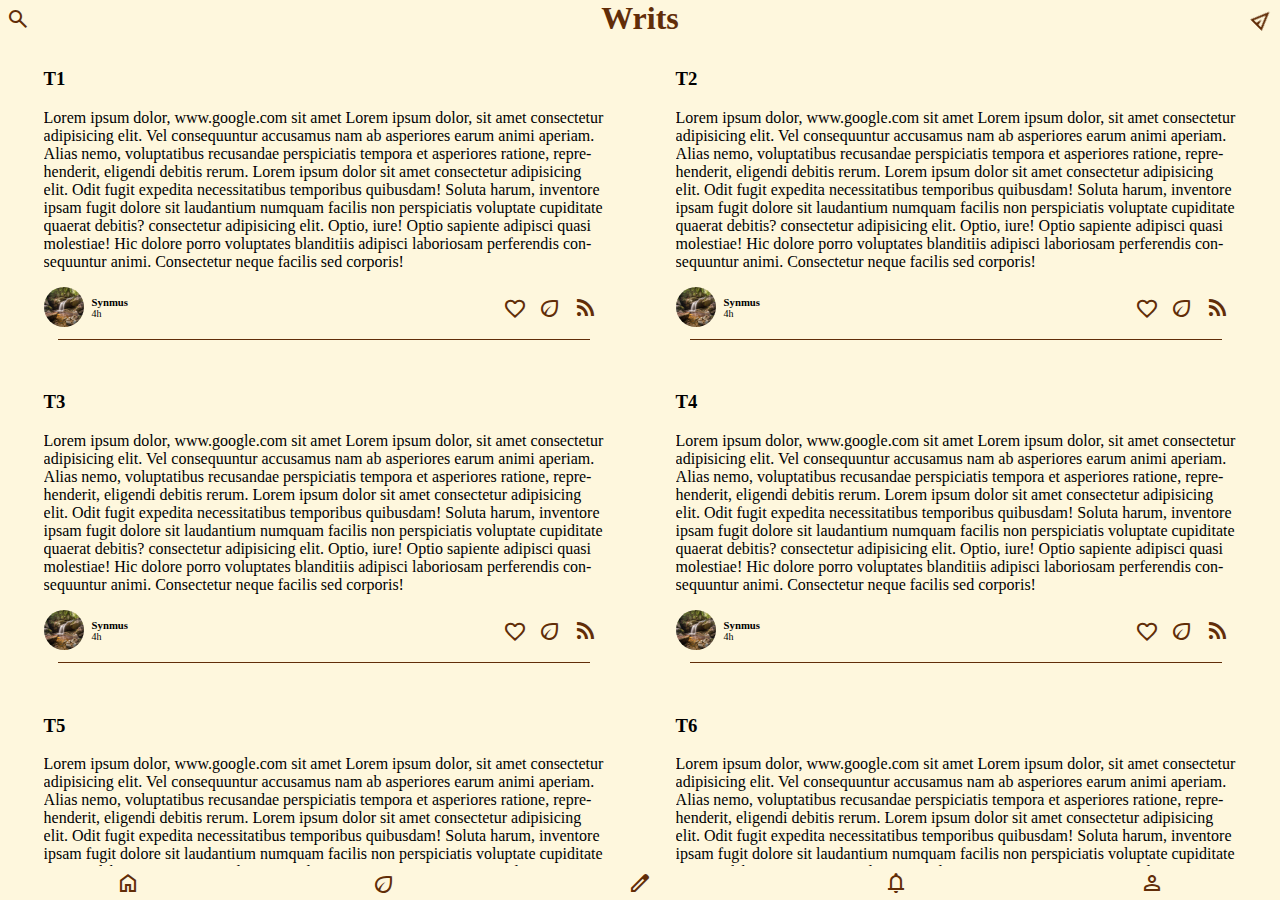
<file: index.html>
<!DOCTYPE html>
<html lang="en">
<head>
    <meta charset="UTF-8">
    <meta http-equiv="X-UA-Compatible" content="IE=edge">
    <meta name="viewport" content="width=device-width, initial-scale=1.0, shrink-to-fit=no">
    <meta name="mobile-web-app-capable" content="yes">
    <title>W r i t s</title>
    <link rel="stylesheet" href="index.css">
    <script defer src="https://ajax.googleapis.com/ajax/libs/jquery/3.6.1/jquery.min.js"></script>
    <script defer src="index.js"></script>

    <!-- Google Icons -->
    <link rel="stylesheet" href="https://fonts.googleapis.com/css2?family=Material+Symbols+Outlined:opsz,wght,FILL,GRAD@48,200,0,200" />
</head>

<body>
    
    <template>

        <!-- writ -->
        <div class="writ">
            <div class="header">
                <button onclick="exitFullScreen(this)"><span class="material-symbols-outlined">arrow_back_ios</span></button>
                <h1 class="header-title">Title</h1>
                <button class=" material-symbols-outlined">add</button>
            </div>

            <h3 class="Title">T1</h3>
            <p  class="content">Lorem ipsum dolor, www.google.com sit amet Lorem ipsum dolor, sit amet consectetur adipisicing elit. Vel consequuntur accusamus nam ab asperiores earum animi aperiam. Alias nemo, voluptatibus recusandae perspiciatis tempora et asperiores ratione, reprehenderit, eligendi debitis rerum. Lorem ipsum dolor sit amet consectetur adipisicing elit. Odit fugit expedita necessitatibus temporibus quibusdam! Soluta harum, inventore ipsam fugit dolore sit laudantium numquam facilis non perspiciatis voluptate cupiditate quaerat debitis? consectetur adipisicing elit. Optio, iure! Optio sapiente adipisci quasi molestiae! Hic dolore porro voluptates blanditiis adipisci laboriosam perferendis consequuntur animi. Consectetur neque facilis sed corporis!</p>

            <div class="content-footer">
                <button class="comment-button material-symbols-outlined">mode_comment</button>
                <button class="promote-button material-symbols-outlined">rss_feed</button>
                <button class="bookmark-button material-symbols-outlined">eco</button>
                <button class="like-button material-symbols-outlined">favorite</button>
                <writ-info>
                    <h6 class="author">Synmus</h6>
                    <div class="ago">4h</div>
                </writ-info>
                <img class="author-picture" src="images/river-2951997_1920.jpg" alt="">
            </div>
            
            <hr style="background: #612D08; border: #612D08; height: 0.1px; width: 95%; ">
            
            <!-- Engagement Bar -->
            <div class="engagement-status">
                <button class="engagement-bar" type="button">
                    <img src="images/river-2951997_1920.jpg" alt="">
                    <img src="images/river-2951997_1920.jpg" alt="">
                    <img src="images/river-2951997_1920.jpg" alt="">
                    <img src="images/river-2951997_1920.jpg" alt="">
                    <img src="images/river-2951997_1920.jpg" alt="">
                    <img src="images/river-2951997_1920.jpg" alt="">
                
                    <div class="no-of-engagements">
                        8 Engagements 
                    </div> 
                </button>
                <div class="head">
                    <h4>Engagements</h4>
                    <button class="close-engagements-tile material-symbols-outlined">keyboard_arrow_up</button>
                </div>
                
                <div class="info-tile-container">
                    <div>
                        <div class="info-tile">
                            <img src="images/river-2951997_1920.jpg" alt="">
                            <info><b>Eva Albara</b> commented on the <b>Acendence</b></info>
                            <ago>3h</ago>
                        </div>
                        <div style="background: #612D08; border: #612D08; height: 0.1px; width: 90%; margin: 0 5%;"></div>
                    </div>
                    <div>
                        <div class="info-tile">
                            <img src="images/river-2951997_1920.jpg" alt="">
                            <info><b>Eva Albara</b> commented on the <b>Acendence</b></info>
                            <ago>3h</ago>
                        </div>
                        <div style="background: #612D08; border: #612D08; height: 0.1px; width: 90%; margin: 0 5%;"></div>
                    </div>
                    <div>
                        <div class="info-tile">
                            <img src="images/river-2951997_1920.jpg" alt="">
                            <info><b>Eva Albara</b> commented on the <b>Acendence</b></info>
                            <ago>3h</ago>
                        </div>
                        <div style="background: #612D08; border: #612D08; height: 0.1px; width: 90%; margin: 0 5%;"></div>
                    </div>
                    <div>
                        <div class="info-tile">
                            <img src="images/river-2951997_1920.jpg" alt="">
                            <info><b>Eva Albara</b> commented on the <b>Acendence</b></info>
                            <ago>3h</ago>
                        </div>
                        <div style="background: #612D08; border: #612D08; height: 0.1px; width: 90%; margin: 0 5%;"></div>
                    </div>
                    <div>
                        <div class="info-tile">
                            <img src="images/river-2951997_1920.jpg" alt="">
                            <info><b>Eva Albara</b> commented on the <b>Acendence</b></info>
                            <ago>3h</ago>
                        </div>
                        <div style="background: #612D08; border: #612D08; height: 0.1px; width: 90%; margin: 0 5%;"></div>
                    </div>
                    <div>
                        <div class="info-tile">
                            <img src="images/river-2951997_1920.jpg" alt="">
                            <info><b>Eva Albara</b> commented on the <b>Acendence</b></info>
                            <ago>3h</ago>
                        </div>
                        <div style="background: #612D08; border: #612D08; height: 0.1px; width: 90%; margin: 0 5%;"></div>
                    </div>
                    <div>
                        <div class="info-tile">
                            <img src="images/river-2951997_1920.jpg" alt="">
                            <info><b>Eva Albara</b> commented on the <b>Acendence</b></info>
                            <ago>3h</ago>
                        </div>
                        <div style="background: #612D08; border: #612D08; height: 0.1px; width: 90%; margin: 0 5%;"></div>
                    </div>
                    <div>
                        <div class="info-tile">
                            <img src="images/river-2951997_1920.jpg" alt="">
                            <info><b>Eva Albara</b> commented on the <b>Acendence</b></info>
                            <ago>3h</ago>
                        </div>
                        <div style="background: #612D08; border: #612D08; height: 0.1px; width: 90%; margin: 0 5%;"></div>
                    </div>
                    
                </div>
                
            </div>

            <div class="comment-section-container">
                <div class="comment-section"><!-- Comment Section -->
                    <div class="comments-container">
                        <div class="others">
                            Lorem ipsum dolor sit amet consectetur adipisicing elit.
                        </div>
                        <div class="self">
                            Aut fuga similique ab expedita recusandae voluptatibus veritatis corrupti optio! 
                        </div>
                        <div class="others">
                            Facilis provident maxime, eos molestiae quidem ipsam explicabo deserunt amet illo numquam!
                        </div>
                        <div class="self">
                            Aut fuga similique ab expedita recusandae voluptatibus veritatis corrupti optio! 
                        </div>
                        <div class="others">
                            Facilis provident maxime, eos molestiae quidem ipsam explicabo deserunt amet illo numquam!
                        </div>
                        <div class="self">
                            Edipus!!!
                        </div>
                        <div class="others">
                            Picus?
                        </div>
                        <div class="self">
                            Aut fuga similique ab expedita recusandae voluptatibus veritatis corrupti optio! 
                        </div>
                        <div class="others">
                            Facilis provident maxime, eos molestiae quidem ipsam explicabo deserunt amet illo numquam!
                        </div>
                    </div>
                    <div class="input-comment">
                        <input class="comment" type="text">
                        <button type="submit" for="comment" class="material-symbols-outlined">send</button>
                    </div>
                </div>
            </div>
            
        </div>

        <!-- notification -->
        <div class="notification-container">
            <div class="notification">
                <img class="others-profile-picture" src="images/river-2951997_1920.jpg" alt="">
                <div class="notification-content"><b>Veena</b> liked acendence. </div>
                <small class="ago">6d</small>
            </div>
            <hr style="background: #612D08; border: #612D08; margin: 0 7%; height: 0.1px; width: 86%;">
        </div>

        <!-- engagement tile -->

        <!-- self comment -->

        <!-- other's comment -->

        <!-- inbox > contacts -->

        <!-- message sent -->

        <!-- message received -->

        <!-- writer's search result card -->

    </template>

    <!-- Compose page -->
    <div id="compose">
        <div class="header">
            <button data-divname="compose" onclick="Toggle(this)" class="back-arrow material-symbols-outlined" omclick="handleBackButton()">arrow_back_ios</button>
            <button class="Done-button" onclick="SubmitWrit()" type="submit">Done</button>
        </div>
        <form class="Editor">
            <input class="title" placeholder="Title" type="text">
            <div class="content" contenteditable="true" placeholder="Write your writ here." name="" id=""></div> <!--change div to textarea-->
        </form> 
        <div class="tool-bar">
            <button class="Bold btn material-symbols-outlined" data-element="bold">format_bold </button>
            <button class="Italic btn material-symbols-outlined" data-element="italic">format_italic</button>
            <button class="Align-left btn material-symbols-outlined" data-element="justifyLeft">format_align_left</button>
            <button class="Align-center btn material-symbols-outlined" data-element="justifyCenter">format_align_center</button>
            <button class="Align-right btn material-symbols-outlined" data-element="justifyRight">format_align_right</button>
            <button class="TextSizePlus btn material-symbols-outlined" data-element="increaseFontSize">text_increase</button>
            <button class="TextSizeMinus btn material-symbols-outlined" data-element="decreaseFontSize">text_decrease</button>
        </div>
    </div>

    <!-- collection -->
    <div id="collection">
        
        <div class="header">
            <button data-divname="collection" onclick="Toggle(this)" class="search material-symbols-outlined"><span class="material-symbols-outlined">arrow_back_ios</span></button>
            <h1>Writs</h1>
            <button class=" material-symbols-outlined">add</button>
        </div>

        <div class="collections">

            <div class="collectum">
                <img class="thumbnail" src="images/thumbnail.png" alt="">
                <div style="display:inline-flex; flex-direction:row; margin: 5px;">
                    <div class="material-symbols-outlined ">eco</div>
                    <h4 class="collectum-name ">Collection Name</h4>
                </div>
            </div>

            <div class="collectum">
                <img class="thumbnail" src="images/thumbnail.png" alt="">
                <div style="display:inline-flex; flex-direction:row; margin: 5px;">
                    <div class="material-symbols-outlined ">eco</div>
                    <h4 class="collectum-name ">Collection Name</h4>
                </div>
            </div>

            <div class="collectum">
                <img class="thumbnail" src="images/thumbnail.png" alt="">
                <div style="display:inline-flex; flex-direction:row; margin: 5px;">
                    <div class="material-symbols-outlined ">eco</div>
                    <h4 class="collectum-name ">Collection Name</h4>
                </div>
            </div>

            <div class="collectum">
                <img class="thumbnail" src="images/thumbnail.png" alt="">
                <div style="display:inline-flex; flex-direction:row; margin: 5px;">
                    <div class="material-symbols-outlined ">eco</div>
                    <h4 class="collectum-name ">Collection Name</h4>
                </div>
            </div>

            <div class="collectum">
                <img class="thumbnail" src="images/thumbnail.png" alt="">
                <div style="display:inline-flex; flex-direction:row; margin: 5px;">
                    <div class="material-symbols-outlined ">eco</div>
                    <h4 class="collectum-name ">Collection Name</h4>
                </div>
            </div>

            <div class="collectum">
                <img class="thumbnail" src="images/thumbnail.png" alt="">
                <div style="display:inline-flex; flex-direction:row; margin: 5px;">
                    <div class="material-symbols-outlined ">eco</div>
                    <h4 class="collectum-name ">Collection Name</h4>
                </div>
            </div>

            <div class="collectum">
                <img class="thumbnail" src="images/thumbnail.png" alt="">
                <div style="display:inline-flex; flex-direction:row; margin: 5px;">
                    <div class="material-symbols-outlined ">eco</div>
                    <h4 class="collectum-name ">Collection Name</h4>
                </div>
            </div>

            <div class="collectum">
                <img class="thumbnail" src="images/thumbnail.png" alt="">
                <div style="display:inline-flex; flex-direction:row; margin: 5px;">
                    <div class="material-symbols-outlined ">eco</div>
                    <h4 class="collectum-name ">Collection Name</h4>
                </div>
            </div>

            <div class="collectum">
                <img class="thumbnail" src="images/thumbnail.png" alt="">
                <div style="display:inline-flex; flex-direction:row; margin: 5px;">
                    <div class="material-symbols-outlined ">eco</div>
                    <h4 class="collectum-name ">Collection Name</h4>
                </div>
            </div>

            <div class="collectum">
                <img class="thumbnail" src="images/thumbnail.png" alt="">
                <div style="display:inline-flex; flex-direction:row; margin: 5px;">
                    <div class="material-symbols-outlined ">eco</div>
                    <h4 class="collectum-name ">Collection Name</h4>
                </div>
            </div>

            <div class="collectum">
                <img class="thumbnail" src="images/thumbnail.png" alt="">
                <div style="display:inline-flex; flex-direction:row; margin: 5px;">
                    <div class="material-symbols-outlined ">eco</div>
                    <h4 class="collectum-name ">Collection Name</h4>
                </div>
            </div>

            <div class="collectum">
                <img class="thumbnail" src="images/thumbnail.png" alt="">
                <div style="display:inline-flex; flex-direction:row; margin: 5px;">
                    <div class="material-symbols-outlined ">eco</div>
                    <h4 class="collectum-name ">Collection Name</h4>
                </div>
            </div>

            <div class="collectum">
                <img class="thumbnail" src="images/thumbnail.png" alt="">
                <div style="display:inline-flex; flex-direction:row; margin: 5px;">
                    <div class="material-symbols-outlined ">eco</div>
                    <h4 class="collectum-name ">Collection Name</h4>
                </div>
            </div>
            

        </div>

        <nav class="nav-bar">
            <a data-divname="home" onclick="Toggle(this)" class="Home material-symbols-outlined">home</a>
            <a data-divname="collection" onclick="Toggle(this)" class="Collections material-symbols-outlined">eco</a>
            <a data-divname="compose" onclick="Toggle(this)" class="compose material-symbols-outlined">Edit</a>
            <a data-divname="notification" onclick="Toggle(this)" class="Notifications material-symbols-outlined">notifications</a>
            <a data-divname="profile" onclick="Toggle(this)" class="User material-symbols-outlined">person</a>
        </nav>
    </div>

    <!-- search -->
    <div id="search" >
        <div class="search-field-container">
            <div class="head">
                <button data-divname="search" onclick="Toggle(this)" class="back-arrow material-symbols-outlined" omclick="handleBackButton()">arrow_back_ios</button>
                <input id="search-query" type="search" placeholder="Search" >
            </div>
    
            <div class="searchCategory">
                <input type="radio" hidden name="_groupname" value="writs" />
                <button type="button" class="writ-search-button" onclick="this.previousElementSibling.checked=true; writSearch();" ><h4>Writs</h4></button>
                <input type="radio" hidden name="_groupname" value="writers" />
                <button type="button" class="writer-search-button" onclick="this.previousElementSibling.checked=true; writerSearch();"><h4>Writers</h4></button>
            </div>
        </div>

        <div class="search-results">
            <div class="writs-results">
                <div class="writ">
                    <div class="header">
                        <button onclick="exitFullScreen(this)"><span class="material-symbols-outlined">arrow_back_ios</span></button>
                        <h1 class="header-title">Title</h1>
                        <button class=" material-symbols-outlined">add</button>
                    </div>
    
                    <h3 class="Title">T1</h3>
                    <p  class="content">Lorem ipsum dolor, www.google.com sit amet Lorem ipsum dolor, sit amet consectetur adipisicing elit. Vel consequuntur accusamus nam ab asperiores earum animi aperiam. Alias nemo, voluptatibus recusandae perspiciatis tempora et asperiores ratione, reprehenderit, eligendi debitis rerum. Lorem ipsum dolor sit amet consectetur adipisicing elit. Odit fugit expedita necessitatibus temporibus quibusdam! Soluta harum, inventore ipsam fugit dolore sit laudantium numquam facilis non perspiciatis voluptate cupiditate quaerat debitis? consectetur adipisicing elit. Optio, iure! Optio sapiente adipisci quasi molestiae! Hic dolore porro voluptates blanditiis adipisci laboriosam perferendis consequuntur animi. Consectetur neque facilis sed corporis!</p>
    
                    <div class="content-footer">
                        <button class="comment-button material-symbols-outlined">mode_comment</button>
                        <button class="promote-button material-symbols-outlined">rss_feed</button>
                        <button class="bookmark-button material-symbols-outlined">eco</button>
                        <button class="like-button material-symbols-outlined">favorite</button>
                        <writ-info>
                            <h6 class="author">Synmus</h6>
                            <div class="ago">4h</div>
                        </writ-info>
                        <img class="author-picture" src="images/river-2951997_1920.jpg" alt="">
                    </div>
                    
                    <hr style="background: #612D08; border: #612D08; height: 0.1px; width: 95%; ">
                    
                    <!-- Engagement Bar -->
                    <div class="engagement-status">
                        <button class="engagement-bar" type="button">
                            <img src="images/river-2951997_1920.jpg" alt="">
                            <img src="images/river-2951997_1920.jpg" alt="">
                            <img src="images/river-2951997_1920.jpg" alt="">
                            <img src="images/river-2951997_1920.jpg" alt="">
                            <img src="images/river-2951997_1920.jpg" alt="">
                            <img src="images/river-2951997_1920.jpg" alt="">
                        
                            <div class="no-of-engagements">
                                8 Engagements 
                            </div> 
                        </button>
                        <div class="head">
                            <h4>Engagements</h4>
                            <button class="close-engagements-tile material-symbols-outlined">keyboard_arrow_up</button>
                        </div>
                        
                        <div class="info-tile-container">
                            <div>
                                <div class="info-tile">
                                    <img src="images/river-2951997_1920.jpg" alt="">
                                    <info><b>Eva Albara</b> commented on the <b>Acendence</b></info>
                                    <ago>3h</ago>
                                </div>
                                <div style="background: #612D08; border: #612D08; height: 0.1px; width: 90%; margin: 0 5%;"></div>
                            </div>
                            <div>
                                <div class="info-tile">
                                    <img src="images/river-2951997_1920.jpg" alt="">
                                    <info><b>Eva Albara</b> commented on the <b>Acendence</b></info>
                                    <ago>3h</ago>
                                </div>
                                <div style="background: #612D08; border: #612D08; height: 0.1px; width: 90%; margin: 0 5%;"></div>
                            </div>
                            <div>
                                <div class="info-tile">
                                    <img src="images/river-2951997_1920.jpg" alt="">
                                    <info><b>Eva Albara</b> commented on the <b>Acendence</b></info>
                                    <ago>3h</ago>
                                </div>
                                <div style="background: #612D08; border: #612D08; height: 0.1px; width: 90%; margin: 0 5%;"></div>
                            </div>
                            <div>
                                <div class="info-tile">
                                    <img src="images/river-2951997_1920.jpg" alt="">
                                    <info><b>Eva Albara</b> commented on the <b>Acendence</b></info>
                                    <ago>3h</ago>
                                </div>
                                <div style="background: #612D08; border: #612D08; height: 0.1px; width: 90%; margin: 0 5%;"></div>
                            </div>
                            <div>
                                <div class="info-tile">
                                    <img src="images/river-2951997_1920.jpg" alt="">
                                    <info><b>Eva Albara</b> commented on the <b>Acendence</b></info>
                                    <ago>3h</ago>
                                </div>
                                <div style="background: #612D08; border: #612D08; height: 0.1px; width: 90%; margin: 0 5%;"></div>
                            </div>
                            <div>
                                <div class="info-tile">
                                    <img src="images/river-2951997_1920.jpg" alt="">
                                    <info><b>Eva Albara</b> commented on the <b>Acendence</b></info>
                                    <ago>3h</ago>
                                </div>
                                <div style="background: #612D08; border: #612D08; height: 0.1px; width: 90%; margin: 0 5%;"></div>
                            </div>
                            <div>
                                <div class="info-tile">
                                    <img src="images/river-2951997_1920.jpg" alt="">
                                    <info><b>Eva Albara</b> commented on the <b>Acendence</b></info>
                                    <ago>3h</ago>
                                </div>
                                <div style="background: #612D08; border: #612D08; height: 0.1px; width: 90%; margin: 0 5%;"></div>
                            </div>
                            <div>
                                <div class="info-tile">
                                    <img src="images/river-2951997_1920.jpg" alt="">
                                    <info><b>Eva Albara</b> commented on the <b>Acendence</b></info>
                                    <ago>3h</ago>
                                </div>
                                <div style="background: #612D08; border: #612D08; height: 0.1px; width: 90%; margin: 0 5%;"></div>
                            </div>
                            
                        </div>
                        
                    </div>
    
                    <div class="comment-section-container">
                        <div class="comment-section"><!-- Comment Section -->
                            <div class="comments-container">
                                <div class="others">
                                    Lorem ipsum dolor sit amet consectetur adipisicing elit.
                                </div>
                                <div class="self">
                                    Aut fuga similique ab expedita recusandae voluptatibus veritatis corrupti optio! 
                                </div>
                                <div class="others">
                                    Facilis provident maxime, eos molestiae quidem ipsam explicabo deserunt amet illo numquam!
                                </div>
                                <div class="self">
                                    Aut fuga similique ab expedita recusandae voluptatibus veritatis corrupti optio! 
                                </div>
                                <div class="others">
                                    Facilis provident maxime, eos molestiae quidem ipsam explicabo deserunt amet illo numquam!
                                </div>
                                <div class="self">
                                    Edipus!!!
                                </div>
                                <div class="others">
                                    Picus?
                                </div>
                                <div class="self">
                                    Aut fuga similique ab expedita recusandae voluptatibus veritatis corrupti optio! 
                                </div>
                                <div class="others">
                                    Facilis provident maxime, eos molestiae quidem ipsam explicabo deserunt amet illo numquam!
                                </div>
                            </div>
                            <div class="input-comment">
                                <input class="comment" type="text">
                                <button type="submit" for="comment" class="material-symbols-outlined">send</button>
                            </div>
                        </div>
                    </div>
                    
                </div>
                <div class="writ">
                    <div class="header">
                        <button onclick="exitFullScreen(this)"><span class="material-symbols-outlined">arrow_back_ios</span></button>
                        <h1 class="header-title">Title</h1>
                        <button class=" material-symbols-outlined">add</button>
                    </div>
    
                    <h3 class="Title">T1</h3>
                    <p  class="content">Lorem ipsum dolor, www.google.com sit amet Lorem ipsum dolor, sit amet consectetur adipisicing elit. Vel consequuntur accusamus nam ab asperiores earum animi aperiam. Alias nemo, voluptatibus recusandae perspiciatis tempora et asperiores ratione, reprehenderit, eligendi debitis rerum. Lorem ipsum dolor sit amet consectetur adipisicing elit. Odit fugit expedita necessitatibus temporibus quibusdam! Soluta harum, inventore ipsam fugit dolore sit laudantium numquam facilis non perspiciatis voluptate cupiditate quaerat debitis? consectetur adipisicing elit. Optio, iure! Optio sapiente adipisci quasi molestiae! Hic dolore porro voluptates blanditiis adipisci laboriosam perferendis consequuntur animi. Consectetur neque facilis sed corporis!</p>
    
                    <div class="content-footer">
                        <button class="comment-button material-symbols-outlined">mode_comment</button>
                        <button class="promote-button material-symbols-outlined">rss_feed</button>
                        <button class="bookmark-button material-symbols-outlined">eco</button>
                        <button class="like-button material-symbols-outlined">favorite</button>
                        <writ-info>
                            <h6 class="author">Synmus</h6>
                            <div class="ago">4h</div>
                        </writ-info>
                        <img class="author-picture" src="images/river-2951997_1920.jpg" alt="">
                    </div>
                    
                    <hr style="background: #612D08; border: #612D08; height: 0.1px; width: 95%; ">
                    
                    <!-- Engagement Bar -->
                    <div class="engagement-status">
                        <button class="engagement-bar" type="button">
                            <img src="images/river-2951997_1920.jpg" alt="">
                            <img src="images/river-2951997_1920.jpg" alt="">
                            <img src="images/river-2951997_1920.jpg" alt="">
                            <img src="images/river-2951997_1920.jpg" alt="">
                            <img src="images/river-2951997_1920.jpg" alt="">
                            <img src="images/river-2951997_1920.jpg" alt="">
                        
                            <div class="no-of-engagements">
                                8 Engagements 
                            </div> 
                        </button>
                        <div class="head">
                            <h4>Engagements</h4>
                            <button class="close-engagements-tile material-symbols-outlined">keyboard_arrow_up</button>
                        </div>
                        
                        <div class="info-tile-container">
                            <div>
                                <div class="info-tile">
                                    <img src="images/river-2951997_1920.jpg" alt="">
                                    <info><b>Eva Albara</b> commented on the <b>Acendence</b></info>
                                    <ago>3h</ago>
                                </div>
                                <div style="background: #612D08; border: #612D08; height: 0.1px; width: 90%; margin: 0 5%;"></div>
                            </div>
                            <div>
                                <div class="info-tile">
                                    <img src="images/river-2951997_1920.jpg" alt="">
                                    <info><b>Eva Albara</b> commented on the <b>Acendence</b></info>
                                    <ago>3h</ago>
                                </div>
                                <div style="background: #612D08; border: #612D08; height: 0.1px; width: 90%; margin: 0 5%;"></div>
                            </div>
                            <div>
                                <div class="info-tile">
                                    <img src="images/river-2951997_1920.jpg" alt="">
                                    <info><b>Eva Albara</b> commented on the <b>Acendence</b></info>
                                    <ago>3h</ago>
                                </div>
                                <div style="background: #612D08; border: #612D08; height: 0.1px; width: 90%; margin: 0 5%;"></div>
                            </div>
                            <div>
                                <div class="info-tile">
                                    <img src="images/river-2951997_1920.jpg" alt="">
                                    <info><b>Eva Albara</b> commented on the <b>Acendence</b></info>
                                    <ago>3h</ago>
                                </div>
                                <div style="background: #612D08; border: #612D08; height: 0.1px; width: 90%; margin: 0 5%;"></div>
                            </div>
                            <div>
                                <div class="info-tile">
                                    <img src="images/river-2951997_1920.jpg" alt="">
                                    <info><b>Eva Albara</b> commented on the <b>Acendence</b></info>
                                    <ago>3h</ago>
                                </div>
                                <div style="background: #612D08; border: #612D08; height: 0.1px; width: 90%; margin: 0 5%;"></div>
                            </div>
                            <div>
                                <div class="info-tile">
                                    <img src="images/river-2951997_1920.jpg" alt="">
                                    <info><b>Eva Albara</b> commented on the <b>Acendence</b></info>
                                    <ago>3h</ago>
                                </div>
                                <div style="background: #612D08; border: #612D08; height: 0.1px; width: 90%; margin: 0 5%;"></div>
                            </div>
                            <div>
                                <div class="info-tile">
                                    <img src="images/river-2951997_1920.jpg" alt="">
                                    <info><b>Eva Albara</b> commented on the <b>Acendence</b></info>
                                    <ago>3h</ago>
                                </div>
                                <div style="background: #612D08; border: #612D08; height: 0.1px; width: 90%; margin: 0 5%;"></div>
                            </div>
                            <div>
                                <div class="info-tile">
                                    <img src="images/river-2951997_1920.jpg" alt="">
                                    <info><b>Eva Albara</b> commented on the <b>Acendence</b></info>
                                    <ago>3h</ago>
                                </div>
                                <div style="background: #612D08; border: #612D08; height: 0.1px; width: 90%; margin: 0 5%;"></div>
                            </div>
                            
                        </div>
                        
                    </div>
    
                    <div class="comment-section-container">
                        <div class="comment-section"><!-- Comment Section -->
                            <div class="comments-container">
                                <div class="others">
                                    Lorem ipsum dolor sit amet consectetur adipisicing elit.
                                </div>
                                <div class="self">
                                    Aut fuga similique ab expedita recusandae voluptatibus veritatis corrupti optio! 
                                </div>
                                <div class="others">
                                    Facilis provident maxime, eos molestiae quidem ipsam explicabo deserunt amet illo numquam!
                                </div>
                                <div class="self">
                                    Aut fuga similique ab expedita recusandae voluptatibus veritatis corrupti optio! 
                                </div>
                                <div class="others">
                                    Facilis provident maxime, eos molestiae quidem ipsam explicabo deserunt amet illo numquam!
                                </div>
                                <div class="self">
                                    Edipus!!!
                                </div>
                                <div class="others">
                                    Picus?
                                </div>
                                <div class="self">
                                    Aut fuga similique ab expedita recusandae voluptatibus veritatis corrupti optio! 
                                </div>
                                <div class="others">
                                    Facilis provident maxime, eos molestiae quidem ipsam explicabo deserunt amet illo numquam!
                                </div>
                            </div>
                            <div class="input-comment">
                                <input class="comment" type="text">
                                <button type="submit" for="comment" class="material-symbols-outlined">send</button>
                            </div>
                        </div>
                    </div>
                    
                </div>
                <div class="writ">
                    <div class="header">
                        <button onclick="exitFullScreen(this)"><span class="material-symbols-outlined">arrow_back_ios</span></button>
                        <h1 class="header-title">Title</h1>
                        <button class=" material-symbols-outlined">add</button>
                    </div>
    
                    <h3 class="Title">T1</h3>
                    <p  class="content">Lorem ipsum dolor, www.google.com sit amet Lorem ipsum dolor, sit amet consectetur adipisicing elit. Vel consequuntur accusamus nam ab asperiores earum animi aperiam. Alias nemo, voluptatibus recusandae perspiciatis tempora et asperiores ratione, reprehenderit, eligendi debitis rerum. Lorem ipsum dolor sit amet consectetur adipisicing elit. Odit fugit expedita necessitatibus temporibus quibusdam! Soluta harum, inventore ipsam fugit dolore sit laudantium numquam facilis non perspiciatis voluptate cupiditate quaerat debitis? consectetur adipisicing elit. Optio, iure! Optio sapiente adipisci quasi molestiae! Hic dolore porro voluptates blanditiis adipisci laboriosam perferendis consequuntur animi. Consectetur neque facilis sed corporis!</p>
    
                    <div class="content-footer">
                        <button class="comment-button material-symbols-outlined">mode_comment</button>
                        <button class="promote-button material-symbols-outlined">rss_feed</button>
                        <button class="bookmark-button material-symbols-outlined">eco</button>
                        <button class="like-button material-symbols-outlined">favorite</button>
                        <writ-info>
                            <h6 class="author">Synmus</h6>
                            <div class="ago">4h</div>
                        </writ-info>
                        <img class="author-picture" src="images/river-2951997_1920.jpg" alt="">
                    </div>
                    
                    <hr style="background: #612D08; border: #612D08; height: 0.1px; width: 95%; ">
                    
                    <!-- Engagement Bar -->
                    <div class="engagement-status">
                        <button class="engagement-bar" type="button">
                            <img src="images/river-2951997_1920.jpg" alt="">
                            <img src="images/river-2951997_1920.jpg" alt="">
                            <img src="images/river-2951997_1920.jpg" alt="">
                            <img src="images/river-2951997_1920.jpg" alt="">
                            <img src="images/river-2951997_1920.jpg" alt="">
                            <img src="images/river-2951997_1920.jpg" alt="">
                        
                            <div class="no-of-engagements">
                                8 Engagements 
                            </div> 
                        </button>
                        <div class="head">
                            <h4>Engagements</h4>
                            <button class="close-engagements-tile material-symbols-outlined">keyboard_arrow_up</button>
                        </div>
                        
                        <div class="info-tile-container">
                            <div>
                                <div class="info-tile">
                                    <img src="images/river-2951997_1920.jpg" alt="">
                                    <info><b>Eva Albara</b> commented on the <b>Acendence</b></info>
                                    <ago>3h</ago>
                                </div>
                                <div style="background: #612D08; border: #612D08; height: 0.1px; width: 90%; margin: 0 5%;"></div>
                            </div>
                            <div>
                                <div class="info-tile">
                                    <img src="images/river-2951997_1920.jpg" alt="">
                                    <info><b>Eva Albara</b> commented on the <b>Acendence</b></info>
                                    <ago>3h</ago>
                                </div>
                                <div style="background: #612D08; border: #612D08; height: 0.1px; width: 90%; margin: 0 5%;"></div>
                            </div>
                            <div>
                                <div class="info-tile">
                                    <img src="images/river-2951997_1920.jpg" alt="">
                                    <info><b>Eva Albara</b> commented on the <b>Acendence</b></info>
                                    <ago>3h</ago>
                                </div>
                                <div style="background: #612D08; border: #612D08; height: 0.1px; width: 90%; margin: 0 5%;"></div>
                            </div>
                            <div>
                                <div class="info-tile">
                                    <img src="images/river-2951997_1920.jpg" alt="">
                                    <info><b>Eva Albara</b> commented on the <b>Acendence</b></info>
                                    <ago>3h</ago>
                                </div>
                                <div style="background: #612D08; border: #612D08; height: 0.1px; width: 90%; margin: 0 5%;"></div>
                            </div>
                            <div>
                                <div class="info-tile">
                                    <img src="images/river-2951997_1920.jpg" alt="">
                                    <info><b>Eva Albara</b> commented on the <b>Acendence</b></info>
                                    <ago>3h</ago>
                                </div>
                                <div style="background: #612D08; border: #612D08; height: 0.1px; width: 90%; margin: 0 5%;"></div>
                            </div>
                            <div>
                                <div class="info-tile">
                                    <img src="images/river-2951997_1920.jpg" alt="">
                                    <info><b>Eva Albara</b> commented on the <b>Acendence</b></info>
                                    <ago>3h</ago>
                                </div>
                                <div style="background: #612D08; border: #612D08; height: 0.1px; width: 90%; margin: 0 5%;"></div>
                            </div>
                            <div>
                                <div class="info-tile">
                                    <img src="images/river-2951997_1920.jpg" alt="">
                                    <info><b>Eva Albara</b> commented on the <b>Acendence</b></info>
                                    <ago>3h</ago>
                                </div>
                                <div style="background: #612D08; border: #612D08; height: 0.1px; width: 90%; margin: 0 5%;"></div>
                            </div>
                            <div>
                                <div class="info-tile">
                                    <img src="images/river-2951997_1920.jpg" alt="">
                                    <info><b>Eva Albara</b> commented on the <b>Acendence</b></info>
                                    <ago>3h</ago>
                                </div>
                                <div style="background: #612D08; border: #612D08; height: 0.1px; width: 90%; margin: 0 5%;"></div>
                            </div>
                            
                        </div>
                        
                    </div>
    
                    <div class="comment-section-container">
                        <div class="comment-section"><!-- Comment Section -->
                            <div class="comments-container">
                                <div class="others">
                                    Lorem ipsum dolor sit amet consectetur adipisicing elit.
                                </div>
                                <div class="self">
                                    Aut fuga similique ab expedita recusandae voluptatibus veritatis corrupti optio! 
                                </div>
                                <div class="others">
                                    Facilis provident maxime, eos molestiae quidem ipsam explicabo deserunt amet illo numquam!
                                </div>
                                <div class="self">
                                    Aut fuga similique ab expedita recusandae voluptatibus veritatis corrupti optio! 
                                </div>
                                <div class="others">
                                    Facilis provident maxime, eos molestiae quidem ipsam explicabo deserunt amet illo numquam!
                                </div>
                                <div class="self">
                                    Edipus!!!
                                </div>
                                <div class="others">
                                    Picus?
                                </div>
                                <div class="self">
                                    Aut fuga similique ab expedita recusandae voluptatibus veritatis corrupti optio! 
                                </div>
                                <div class="others">
                                    Facilis provident maxime, eos molestiae quidem ipsam explicabo deserunt amet illo numquam!
                                </div>
                            </div>
                            <div class="input-comment">
                                <input class="comment" type="text">
                                <button type="submit" for="comment" class="material-symbols-outlined">send</button>
                            </div>
                        </div>
                    </div>
                    
                </div>
                <div class="writ">
                    <div class="header">
                        <button onclick="exitFullScreen(this)"><span class="material-symbols-outlined">arrow_back_ios</span></button>
                        <h1 class="header-title">Title</h1>
                        <button class=" material-symbols-outlined">add</button>
                    </div>
    
                    <h3 class="Title">T1</h3>
                    <p  class="content">Lorem ipsum dolor, www.google.com sit amet Lorem ipsum dolor, sit amet consectetur adipisicing elit. Vel consequuntur accusamus nam ab asperiores earum animi aperiam. Alias nemo, voluptatibus recusandae perspiciatis tempora et asperiores ratione, reprehenderit, eligendi debitis rerum. Lorem ipsum dolor sit amet consectetur adipisicing elit. Odit fugit expedita necessitatibus temporibus quibusdam! Soluta harum, inventore ipsam fugit dolore sit laudantium numquam facilis non perspiciatis voluptate cupiditate quaerat debitis? consectetur adipisicing elit. Optio, iure! Optio sapiente adipisci quasi molestiae! Hic dolore porro voluptates blanditiis adipisci laboriosam perferendis consequuntur animi. Consectetur neque facilis sed corporis!</p>
    
                    <div class="content-footer">
                        <button class="comment-button material-symbols-outlined">mode_comment</button>
                        <button class="promote-button material-symbols-outlined">rss_feed</button>
                        <button class="bookmark-button material-symbols-outlined">eco</button>
                        <button class="like-button material-symbols-outlined">favorite</button>
                        <writ-info>
                            <h6 class="author">Synmus</h6>
                            <div class="ago">4h</div>
                        </writ-info>
                        <img class="author-picture" src="images/river-2951997_1920.jpg" alt="">
                    </div>
                    
                    <hr style="background: #612D08; border: #612D08; height: 0.1px; width: 95%; ">
                    
                    <!-- Engagement Bar -->
                    <div class="engagement-status">
                        <button class="engagement-bar" type="button">
                            <img src="images/river-2951997_1920.jpg" alt="">
                            <img src="images/river-2951997_1920.jpg" alt="">
                            <img src="images/river-2951997_1920.jpg" alt="">
                            <img src="images/river-2951997_1920.jpg" alt="">
                            <img src="images/river-2951997_1920.jpg" alt="">
                            <img src="images/river-2951997_1920.jpg" alt="">
                        
                            <div class="no-of-engagements">
                                8 Engagements 
                            </div> 
                        </button>
                        <div class="head">
                            <h4>Engagements</h4>
                            <button class="close-engagements-tile material-symbols-outlined">keyboard_arrow_up</button>
                        </div>
                        
                        <div class="info-tile-container">
                            <div>
                                <div class="info-tile">
                                    <img src="images/river-2951997_1920.jpg" alt="">
                                    <info><b>Eva Albara</b> commented on the <b>Acendence</b></info>
                                    <ago>3h</ago>
                                </div>
                                <div style="background: #612D08; border: #612D08; height: 0.1px; width: 90%; margin: 0 5%;"></div>
                            </div>
                            <div>
                                <div class="info-tile">
                                    <img src="images/river-2951997_1920.jpg" alt="">
                                    <info><b>Eva Albara</b> commented on the <b>Acendence</b></info>
                                    <ago>3h</ago>
                                </div>
                                <div style="background: #612D08; border: #612D08; height: 0.1px; width: 90%; margin: 0 5%;"></div>
                            </div>
                            <div>
                                <div class="info-tile">
                                    <img src="images/river-2951997_1920.jpg" alt="">
                                    <info><b>Eva Albara</b> commented on the <b>Acendence</b></info>
                                    <ago>3h</ago>
                                </div>
                                <div style="background: #612D08; border: #612D08; height: 0.1px; width: 90%; margin: 0 5%;"></div>
                            </div>
                            <div>
                                <div class="info-tile">
                                    <img src="images/river-2951997_1920.jpg" alt="">
                                    <info><b>Eva Albara</b> commented on the <b>Acendence</b></info>
                                    <ago>3h</ago>
                                </div>
                                <div style="background: #612D08; border: #612D08; height: 0.1px; width: 90%; margin: 0 5%;"></div>
                            </div>
                            <div>
                                <div class="info-tile">
                                    <img src="images/river-2951997_1920.jpg" alt="">
                                    <info><b>Eva Albara</b> commented on the <b>Acendence</b></info>
                                    <ago>3h</ago>
                                </div>
                                <div style="background: #612D08; border: #612D08; height: 0.1px; width: 90%; margin: 0 5%;"></div>
                            </div>
                            <div>
                                <div class="info-tile">
                                    <img src="images/river-2951997_1920.jpg" alt="">
                                    <info><b>Eva Albara</b> commented on the <b>Acendence</b></info>
                                    <ago>3h</ago>
                                </div>
                                <div style="background: #612D08; border: #612D08; height: 0.1px; width: 90%; margin: 0 5%;"></div>
                            </div>
                            <div>
                                <div class="info-tile">
                                    <img src="images/river-2951997_1920.jpg" alt="">
                                    <info><b>Eva Albara</b> commented on the <b>Acendence</b></info>
                                    <ago>3h</ago>
                                </div>
                                <div style="background: #612D08; border: #612D08; height: 0.1px; width: 90%; margin: 0 5%;"></div>
                            </div>
                            <div>
                                <div class="info-tile">
                                    <img src="images/river-2951997_1920.jpg" alt="">
                                    <info><b>Eva Albara</b> commented on the <b>Acendence</b></info>
                                    <ago>3h</ago>
                                </div>
                                <div style="background: #612D08; border: #612D08; height: 0.1px; width: 90%; margin: 0 5%;"></div>
                            </div>
                            
                        </div>
                        
                    </div>
    
                    <div class="comment-section-container">
                        <div class="comment-section"><!-- Comment Section -->
                            <div class="comments-container">
                                <div class="others">
                                    Lorem ipsum dolor sit amet consectetur adipisicing elit.
                                </div>
                                <div class="self">
                                    Aut fuga similique ab expedita recusandae voluptatibus veritatis corrupti optio! 
                                </div>
                                <div class="others">
                                    Facilis provident maxime, eos molestiae quidem ipsam explicabo deserunt amet illo numquam!
                                </div>
                                <div class="self">
                                    Aut fuga similique ab expedita recusandae voluptatibus veritatis corrupti optio! 
                                </div>
                                <div class="others">
                                    Facilis provident maxime, eos molestiae quidem ipsam explicabo deserunt amet illo numquam!
                                </div>
                                <div class="self">
                                    Edipus!!!
                                </div>
                                <div class="others">
                                    Picus?
                                </div>
                                <div class="self">
                                    Aut fuga similique ab expedita recusandae voluptatibus veritatis corrupti optio! 
                                </div>
                                <div class="others">
                                    Facilis provident maxime, eos molestiae quidem ipsam explicabo deserunt amet illo numquam!
                                </div>
                            </div>
                            <div class="input-comment">
                                <input class="comment" type="text">
                                <button type="submit" for="comment" class="material-symbols-outlined">send</button>
                            </div>
                        </div>
                    </div>
                    
                </div>
            </div>
            <div class="writers-results">

                <div class="result-container">
                    <div class="profile-others">
                        <img class="others-profile-picture" src="images/river-2951997_1920.jpg" alt="Profile picture">
                        <div>
                            <h4 class="pen-name">Pen name</h4>
                            <em><p class="number-of-readers">76 readers</p></em>
                        </div>
                        <button class="subscribe-button">Subscribe</button>
                    </div>
                    <hr style="background: #612D08; border: #612D08; margin: 1px 7%; height: 0.1px; width: 86%;">
                </div>

                <div class="result-container">
                    <div class="profile-others">
                        <img class="others-profile-picture" src="images/river-2951997_1920.jpg" alt="Profile picture">
                        <div>
                            <h4 class="pen-name">Pen name</h4>
                            <em><p class="number-of-readers">76 readers</p></em>
                        </div>
                        <button class="subscribe-button">Subscribe</button>
                    </div>
                    <hr style="background: #612D08; border: #612D08; margin: 1px 7%; height: 0.1px; width: 86%;">
                </div>
                <div class="result-container">
                    <div class="profile-others">
                        <img class="others-profile-picture" src="images/river-2951997_1920.jpg" alt="Profile picture">
                        <div>
                            <h4 class="pen-name">Pen name</h4>
                            <em><p class="number-of-readers">76 readers</p></em>
                        </div>
                        <button class="subscribe-button">Subscribe</button>
                    </div>
                    <hr style="background: #612D08; border: #612D08; margin: 1px 7%; height: 0.1px; width: 86%;">
                </div>

                <div class="result-container">
                    <div class="profile-others">
                        <img class="others-profile-picture" src="images/river-2951997_1920.jpg" alt="Profile picture">
                        <div>
                            <h4 class="pen-name">Pen name</h4>
                            <em><p class="number-of-readers">76 readers</p></em>
                        </div>
                        <button class="subscribe-button">Subscribe</button>
                    </div>
                    <hr style="background: #612D08; border: #612D08; margin: 1px 7%; height: 0.1px; width: 86%;">
                </div><div class="result-container">
                    <div class="profile-others">
                        <img class="others-profile-picture" src="images/river-2951997_1920.jpg" alt="Profile picture">
                        <div>
                            <h4 class="pen-name">Pen name</h4>
                            <em><p class="number-of-readers">76 readers</p></em>
                        </div>
                        <button class="subscribe-button">Subscribe</button>
                    </div>
                    <hr style="background: #612D08; border: #612D08; margin: 1px 7%; height: 0.1px; width: 86%;">
                </div>

                <div class="result-container">
                    <div class="profile-others">
                        <img class="others-profile-picture" src="images/river-2951997_1920.jpg" alt="Profile picture">
                        <div>
                            <h4 class="pen-name">Pen name</h4>
                            <em><p class="number-of-readers">76 readers</p></em>
                        </div>
                        <button class="subscribe-button">Subscribe</button>
                    </div>
                    <hr style="background: #612D08; border: #612D08; margin: 1px 7%; height: 0.1px; width: 86%;">
                </div><div class="result-container">
                    <div class="profile-others">
                        <img class="others-profile-picture" src="images/river-2951997_1920.jpg" alt="Profile picture">
                        <div>
                            <h4 class="pen-name">Pen name</h4>
                            <em><p class="number-of-readers">76 readers</p></em>
                        </div>
                        <button class="subscribe-button">Subscribe</button>
                    </div>
                    <hr style="background: #612D08; border: #612D08; margin: 1px 7%; height: 0.1px; width: 86%;">
                </div>

                <div class="result-container">
                    <div class="profile-others">
                        <img class="others-profile-picture" src="images/river-2951997_1920.jpg" alt="Profile picture">
                        <div>
                            <h4 class="pen-name">Pen name</h4>
                            <em><p class="number-of-readers">76 readers</p></em>
                        </div>
                        <button class="subscribe-button">Subscribe</button>
                    </div>
                    <hr style="background: #612D08; border: #612D08; margin: 1px 7%; height: 0.1px; width: 86%;">
                </div><div class="result-container">
                    <div class="profile-others">
                        <img class="others-profile-picture" src="images/river-2951997_1920.jpg" alt="Profile picture">
                        <div>
                            <h4 class="pen-name">Pen name</h4>
                            <em><p class="number-of-readers">76 readers</p></em>
                        </div>
                        <button class="subscribe-button">Subscribe</button>
                    </div>
                    <hr style="background: #612D08; border: #612D08; margin: 1px 7%; height: 0.1px; width: 86%;">
                </div>

                <div class="result-container">
                    <div class="profile-others">
                        <img class="others-profile-picture" src="images/river-2951997_1920.jpg" alt="Profile picture">
                        <div>
                            <h4 class="pen-name">Pen name</h4>
                            <em><p class="number-of-readers">76 readers</p></em>
                        </div>
                        <button class="subscribe-button">Subscribe</button>
                    </div>
                    <hr style="background: #612D08; border: #612D08; margin: 1px 7%; height: 0.1px; width: 86%;">
                </div><div class="result-container">
                    <div class="profile-others">
                        <img class="others-profile-picture" src="images/river-2951997_1920.jpg" alt="Profile picture">
                        <div>
                            <h4 class="pen-name">Pen name</h4>
                            <em><p class="number-of-readers">76 readers</p></em>
                        </div>
                        <button class="subscribe-button">Subscribe</button>
                    </div>
                    <hr style="background: #612D08; border: #612D08; margin: 1px 7%; height: 0.1px; width: 86%;">
                </div>

                <div class="result-container">
                    <div class="profile-others">
                        <img class="others-profile-picture" src="images/river-2951997_1920.jpg" alt="Profile picture">
                        <div>
                            <h4 class="pen-name">Pen name</h4>
                            <em><p class="number-of-readers">76 readers</p></em>
                        </div>
                        <button class="subscribe-button">Subscribe</button>
                    </div>
                    <hr style="background: #612D08; border: #612D08; margin: 1px 7%; height: 0.1px; width: 86%;">
                </div>

                
            </div>
        </div>

    </div>

    <!-- profile -->
    <div id="profile">

        
        <div class="profile-container">
            <div class="profile">
                <img class="profile-picture" src="images/river-2951997_1920.jpg" alt="Profile picture">
                <div>
                    <h2 class="pen-name">Pen name</h2>
                    <em><p class="number-of-readers">76 readers</p></em>
                </div>
                <button class="edit-button">Edit Profile</button>
            </div>
            
            <div class="bio">Lorem ipsum dolor sit amet consectetur, adipisicing elit. Explicabo cumque provident temporibus perferendis, vitae tempora sit ipsum deserunt debitis eos voluptatibus quidem mollitia ipsam magnam consequuntur repudiandae suscipit! Ex, placeat!</div>
            
        </div>

        <div class="header">
            <button data-divname="profile" onclick="Toggle(this)" class="back-arrow material-symbols-outlined" omclick="handleBackButton()">arrow_back_ios</button>
            <button class="Done-button" ><span class="material-symbols-outlined"> menu </span></button>
        </div>

        <div class="writs-container">
        
            <div class="writ">
                <div class="header">
                    <button onclick="exitFullScreen(this)"><span class="material-symbols-outlined">arrow_back_ios</span></button>
                    <h1 class="header-title">Title</h1>
                    <button class=" material-symbols-outlined">add</button>
                </div>

                <h3 class="Title">T1</h3>
                <div  class="content"> writ content</div>

                <div class="content-footer">
                    <button class="comment-button material-symbols-outlined">mode_comment</button>
                    <button class="promote-button material-symbols-outlined">rss_feed</button>
                    <button class="bookmark-button material-symbols-outlined">eco</button>
                    <button class="like-button material-symbols-outlined">favorite</button>
                    <writ-info>
                        <h6 class="author">Synmus</h6>
                        <div class="ago">4h</div>
                    </writ-info>
                    <img class="author-picture" src="images/river-2951997_1920.jpg" alt="">
                </div>
                
                <hr style="background: #612D08; border: #612D08; height: 0.1px; width: 95%; ">
                
                <!-- Engagement Bar -->
                <div class="engagement-status">
                    <button class="engagement-bar" type="button">
                        <img src="images/river-2951997_1920.jpg" alt="">
                        <img src="images/river-2951997_1920.jpg" alt="">
                        <img src="images/river-2951997_1920.jpg" alt="">
                        <img src="images/river-2951997_1920.jpg" alt="">
                        <img src="images/river-2951997_1920.jpg" alt="">
                        <img src="images/river-2951997_1920.jpg" alt="">
                    
                        <div class="no-of-engagements">
                            8 Engagements 
                        </div> 
                    </button>
                    <div class="head">
                        <h4>Engagements</h4>
                        <button class="close-engagements-tile material-symbols-outlined">keyboard_arrow_up</button>
                    </div>
                    
                    <div class="info-tile-container">
                        <div>
                            <div class="info-tile">
                                <img src="images/river-2951997_1920.jpg" alt="">
                                <info><b>Eva Albara</b> commented on the <b>Acendence</b></info>
                                <ago>3h</ago>
                            </div>
                            <div style="background: #612D08; border: #612D08; height: 0.1px; width: 90%; margin: 0 5%;"></div>
                        </div>
                        <div>
                            <div class="info-tile">
                                <img src="images/river-2951997_1920.jpg" alt="">
                                <info><b>Eva Albara</b> commented on the <b>Acendence</b></info>
                                <ago>3h</ago>
                            </div>
                            <div style="background: #612D08; border: #612D08; height: 0.1px; width: 90%; margin: 0 5%;"></div>
                        </div>
                        <div>
                            <div class="info-tile">
                                <img src="images/river-2951997_1920.jpg" alt="">
                                <info><b>Eva Albara</b> commented on the <b>Acendence</b></info>
                                <ago>3h</ago>
                            </div>
                            <div style="background: #612D08; border: #612D08; height: 0.1px; width: 90%; margin: 0 5%;"></div>
                        </div>
                        <div>
                            <div class="info-tile">
                                <img src="images/river-2951997_1920.jpg" alt="">
                                <info><b>Eva Albara</b> commented on the <b>Acendence</b></info>
                                <ago>3h</ago>
                            </div>
                            <div style="background: #612D08; border: #612D08; height: 0.1px; width: 90%; margin: 0 5%;"></div>
                        </div>
                        <div>
                            <div class="info-tile">
                                <img src="images/river-2951997_1920.jpg" alt="">
                                <info><b>Eva Albara</b> commented on the <b>Acendence</b></info>
                                <ago>3h</ago>
                            </div>
                            <div style="background: #612D08; border: #612D08; height: 0.1px; width: 90%; margin: 0 5%;"></div>
                        </div>
                        <div>
                            <div class="info-tile">
                                <img src="images/river-2951997_1920.jpg" alt="">
                                <info><b>Eva Albara</b> commented on the <b>Acendence</b></info>
                                <ago>3h</ago>
                            </div>
                            <div style="background: #612D08; border: #612D08; height: 0.1px; width: 90%; margin: 0 5%;"></div>
                        </div>
                        <div>
                            <div class="info-tile">
                                <img src="images/river-2951997_1920.jpg" alt="">
                                <info><b>Eva Albara</b> commented on the <b>Acendence</b></info>
                                <ago>3h</ago>
                            </div>
                            <div style="background: #612D08; border: #612D08; height: 0.1px; width: 90%; margin: 0 5%;"></div>
                        </div>
                        <div>
                            <div class="info-tile">
                                <img src="images/river-2951997_1920.jpg" alt="">
                                <info><b>Eva Albara</b> commented on the <b>Acendence</b></info>
                                <ago>3h</ago>
                            </div>
                            <div style="background: #612D08; border: #612D08; height: 0.1px; width: 90%; margin: 0 5%;"></div>
                        </div>
                        
                    </div>
                    
                </div>

                <div class="comment-section-container">
                    <div class="comment-section"><!-- Comment Section -->
                        <div class="comments-container">
                            <div class="others">
                                Lorem ipsum dolor sit amet consectetur adipisicing elit.
                            </div>
                            <div class="self">
                                Aut fuga similique ab expedita recusandae voluptatibus veritatis corrupti optio! 
                            </div>
                            <div class="others">
                                Facilis provident maxime, eos molestiae quidem ipsam explicabo deserunt amet illo numquam!
                            </div>
                            <div class="self">
                                Aut fuga similique ab expedita recusandae voluptatibus veritatis corrupti optio! 
                            </div>
                            <div class="others">
                                Facilis provident maxime, eos molestiae quidem ipsam explicabo deserunt amet illo numquam!
                            </div>
                            <div class="self">
                                Edipus!!!
                            </div>
                            <div class="others">
                                Picus?
                            </div>
                            <div class="self">
                                Aut fuga similique ab expedita recusandae voluptatibus veritatis corrupti optio! 
                            </div>
                            <div class="others">
                                Facilis provident maxime, eos molestiae quidem ipsam explicabo deserunt amet illo numquam!
                            </div>
                        </div>
                        <div class="input-comment">
                            <input class="comment" type="text">
                            <button type="submit" for="comment" class="material-symbols-outlined">send</button>
                        </div>
                    </div>
                </div>
                
            </div>

            <div class="writ">
                <div class="header">
                    <button onclick="exitFullScreen(this)"><span class="material-symbols-outlined">arrow_back_ios</span></button>
                    <h1 class="header-title">Title</h1>
                    <button class=" material-symbols-outlined">add</button>
                </div>

                <h3 class="Title">T2</h3>
                <p  class="content">Lorem ipsum dolor, www.google.com sit amet Lorem ipsum dolor, sit amet consectetur adipisicing elit. Vel consequuntur accusamus nam ab asperiores earum animi aperiam. Alias nemo, voluptatibus recusandae perspiciatis tempora et asperiores ratione, reprehenderit, eligendi debitis rerum. Lorem ipsum dolor sit amet consectetur adipisicing elit. Odit fugit expedita necessitatibus temporibus quibusdam! Soluta harum, inventore ipsam fugit dolore sit laudantium numquam facilis non perspiciatis voluptate cupiditate quaerat debitis? consectetur adipisicing elit. Optio, iure! Optio sapiente adipisci quasi molestiae! Hic dolore porro voluptates blanditiis adipisci laboriosam perferendis consequuntur animi. Consectetur neque facilis sed corporis!</p>

                <div class="content-footer">
                    <button class="comment-button material-symbols-outlined">mode_comment</button>
                    <button class="promote-button material-symbols-outlined">rss_feed</button>
                    <button class="bookmark-button material-symbols-outlined">eco</button>
                    <button class="like-button material-symbols-outlined">favorite</button>
                    <writ-info>
                        <h6 class="author">Synmus</h6>
                        <div class="ago">4h</div>
                    </writ-info>
                    <img class="author-picture" src="images/river-2951997_1920.jpg" alt="">
                </div>
                
                <hr style="background: #612D08; border: #612D08; height: 0.1px; width: 95%; ">
                
                <!-- Engagement Bar -->
                <div class="engagement-status">
                    <button class="engagement-bar" type="button">
                        <img src="images/river-2951997_1920.jpg" alt="">
                        <img src="images/river-2951997_1920.jpg" alt="">
                        <img src="images/river-2951997_1920.jpg" alt="">
                        <img src="images/river-2951997_1920.jpg" alt="">
                        <img src="images/river-2951997_1920.jpg" alt="">
                        <img src="images/river-2951997_1920.jpg" alt="">
                    
                        <noOfEngagements> 8 Engagements </noOfEngagements>
                    </button>
                    <div class="head">
                        <h4>Engagements</h4>
                        <button class="close-engagements-tile material-symbols-outlined">keyboard_arrow_up</button>
                    </div>
                    
                    <div class="info-tile-container">
                        <div>
                            <div class="info-tile">
                                <img src="images/river-2951997_1920.jpg" alt="">
                                <info><b>Eva Albara</b> commented on the <b>Acendence</b></info>
                                <ago>3h</ago>
                            </div>
                            <div style="background: #612D08; border: #612D08; height: 0.1px; width: 90%; margin: 0 5%;"></div>
                        </div>
                        <div>
                            <div class="info-tile">
                                <img src="images/river-2951997_1920.jpg" alt="">
                                <info><b>Eva Albara</b> commented on the <b>Acendence</b></info>
                                <ago>3h</ago>
                            </div>
                            <div style="background: #612D08; border: #612D08; height: 0.1px; width: 90%; margin: 0 5%;"></div>
                        </div>
                        <div>
                            <div class="info-tile">
                                <img src="images/river-2951997_1920.jpg" alt="">
                                <info><b>Eva Albara</b> commented on the <b>Acendence</b></info>
                                <ago>3h</ago>
                            </div>
                            <div style="background: #612D08; border: #612D08; height: 0.1px; width: 90%; margin: 0 5%;"></div>
                        </div>
                        <div>
                            <div class="info-tile">
                                <img src="images/river-2951997_1920.jpg" alt="">
                                <info><b>Eva Albara</b> commented on the <b>Acendence</b></info>
                                <ago>3h</ago>
                            </div>
                            <div style="background: #612D08; border: #612D08; height: 0.1px; width: 90%; margin: 0 5%;"></div>
                        </div>
                        <div>
                            <div class="info-tile">
                                <img src="images/river-2951997_1920.jpg" alt="">
                                <info><b>Eva Albara</b> commented on the <b>Acendence</b></info>
                                <ago>3h</ago>
                            </div>
                            <div style="background: #612D08; border: #612D08; height: 0.1px; width: 90%; margin: 0 5%;"></div>
                        </div>
                        <div>
                            <div class="info-tile">
                                <img src="images/river-2951997_1920.jpg" alt="">
                                <info><b>Eva Albara</b> commented on the <b>Acendence</b></info>
                                <ago>3h</ago>
                            </div>
                            <div style="background: #612D08; border: #612D08; height: 0.1px; width: 90%; margin: 0 5%;"></div>
                        </div>
                        <div>
                            <div class="info-tile">
                                <img src="images/river-2951997_1920.jpg" alt="">
                                <info><b>Eva Albara</b> commented on the <b>Acendence</b></info>
                                <ago>3h</ago>
                            </div>
                            <div style="background: #612D08; border: #612D08; height: 0.1px; width: 90%; margin: 0 5%;"></div>
                        </div>
                        <div>
                            <div class="info-tile">
                                <img src="images/river-2951997_1920.jpg" alt="">
                                <info><b>Eva Albara</b> commented on the <b>Acendence</b></info>
                                <ago>3h</ago>
                            </div>
                            <div style="background: #612D08; border: #612D08; height: 0.1px; width: 90%; margin: 0 5%;"></div>
                        </div>
                        
                    </div>
                    
                </div>

                
                <div class="comment-section"><!-- Comment Section -->
                    <div class="comments-container">
                        <div class="others">
                            Lorem ipsum dolor sit amet consectetur adipisicing elit.
                        </div>
                        <div class="self">
                            Aut fuga similique ab expedita recusandae voluptatibus veritatis corrupti optio! 
                        </div>
                        <div class="others">
                            Facilis provident maxime, eos molestiae quidem ipsam explicabo deserunt amet illo numquam!
                        </div>
                        <div class="self">
                            Aut fuga similique ab expedita recusandae voluptatibus veritatis corrupti optio! 
                        </div>
                        <div class="others">
                            Facilis provident maxime, eos molestiae quidem ipsam explicabo deserunt amet illo numquam!
                        </div>
                        <div class="self">
                            Edipus!!!
                        </div>
                        <div class="others">
                            Picus?
                        </div>
                        <div class="self">
                            Aut fuga similique ab expedita recusandae voluptatibus veritatis corrupti optio! 
                        </div>
                        <div class="others">
                            Facilis provident maxime, eos molestiae quidem ipsam explicabo deserunt amet illo numquam!
                        </div>
                    </div>
                    <div class="input-comment">
                        <input class="comment" type="text">
                        <button type="submit" for="comment" class="material-symbols-outlined">send</button>
                    </div>
                </div>
                
            </div>

            <div class="writ">
                <div class="header">
                    <button onclick="exitFullScreen(this)"><span class="material-symbols-outlined">arrow_back_ios</span></button>
                    <h1 class="header-title">Title</h1>
                    <button class=" material-symbols-outlined">add</button>
                </div>

                <h3 class="Title">T3</h3>
                <p  class="content">Lorem ipsum dolor, www.google.com sit amet Lorem ipsum dolor, sit amet consectetur adipisicing elit. Vel consequuntur accusamus nam ab asperiores earum animi aperiam. Alias nemo, voluptatibus recusandae perspiciatis tempora et asperiores ratione, reprehenderit, eligendi debitis rerum. Lorem ipsum dolor sit amet consectetur adipisicing elit. Odit fugit expedita necessitatibus temporibus quibusdam! Soluta harum, inventore ipsam fugit dolore sit laudantium numquam facilis non perspiciatis voluptate cupiditate quaerat debitis? consectetur adipisicing elit. Optio, iure! Optio sapiente adipisci quasi molestiae! Hic dolore porro voluptates blanditiis adipisci laboriosam perferendis consequuntur animi. Consectetur neque facilis sed corporis!</p>

                <div class="content-footer">
                    <button class="comment-button material-symbols-outlined">mode_comment</button>
                    <button class="promote-button material-symbols-outlined">rss_feed</button>
                    <button class="bookmark-button material-symbols-outlined">eco</button>
                    <button class="like-button material-symbols-outlined">favorite</button>
                    <writ-info>
                        <h6 class="author">Synmus</h6>
                        <div class="ago">4h</div>
                    </writ-info>
                    <img class="author-picture" src="images/river-2951997_1920.jpg" alt="">
                </div>
                
                <hr style="background: #612D08; border: #612D08; height: 0.1px; width: 95%; ">
                
                <!-- Engagement Bar -->
                <div class="engagement-status">
                    <button class="engagement-bar" type="button">
                        <img src="images/river-2951997_1920.jpg" alt="">
                        <img src="images/river-2951997_1920.jpg" alt="">
                        <img src="images/river-2951997_1920.jpg" alt="">
                        <img src="images/river-2951997_1920.jpg" alt="">
                        <img src="images/river-2951997_1920.jpg" alt="">
                        <img src="images/river-2951997_1920.jpg" alt="">
                    
                        <noOfEngagements> 8 Engagements </noOfEngagements>
                    </button>
                    <div class="head">
                        <h4>Engagements</h4>
                        <button class="close-engagements-tile material-symbols-outlined">keyboard_arrow_up</button>
                    </div>
                    
                    <div class="info-tile-container">
                        <div>
                            <div class="info-tile">
                                <img src="images/river-2951997_1920.jpg" alt="">
                                <info><b>Eva Albara</b> commented on the <b>Acendence</b></info>
                                <ago>3h</ago>
                            </div>
                            <div style="background: #612D08; border: #612D08; height: 0.1px; width: 90%; margin: 0 5%;"></div>
                        </div>
                        <div>
                            <div class="info-tile">
                                <img src="images/river-2951997_1920.jpg" alt="">
                                <info><b>Eva Albara</b> commented on the <b>Acendence</b></info>
                                <ago>3h</ago>
                            </div>
                            <div style="background: #612D08; border: #612D08; height: 0.1px; width: 90%; margin: 0 5%;"></div>
                        </div>
                        <div>
                            <div class="info-tile">
                                <img src="images/river-2951997_1920.jpg" alt="">
                                <info><b>Eva Albara</b> commented on the <b>Acendence</b></info>
                                <ago>3h</ago>
                            </div>
                            <div style="background: #612D08; border: #612D08; height: 0.1px; width: 90%; margin: 0 5%;"></div>
                        </div>
                        <div>
                            <div class="info-tile">
                                <img src="images/river-2951997_1920.jpg" alt="">
                                <info><b>Eva Albara</b> commented on the <b>Acendence</b></info>
                                <ago>3h</ago>
                            </div>
                            <div style="background: #612D08; border: #612D08; height: 0.1px; width: 90%; margin: 0 5%;"></div>
                        </div>
                        <div>
                            <div class="info-tile">
                                <img src="images/river-2951997_1920.jpg" alt="">
                                <info><b>Eva Albara</b> commented on the <b>Acendence</b></info>
                                <ago>3h</ago>
                            </div>
                            <div style="background: #612D08; border: #612D08; height: 0.1px; width: 90%; margin: 0 5%;"></div>
                        </div>
                        <div>
                            <div class="info-tile">
                                <img src="images/river-2951997_1920.jpg" alt="">
                                <info><b>Eva Albara</b> commented on the <b>Acendence</b></info>
                                <ago>3h</ago>
                            </div>
                            <div style="background: #612D08; border: #612D08; height: 0.1px; width: 90%; margin: 0 5%;"></div>
                        </div>
                        <div>
                            <div class="info-tile">
                                <img src="images/river-2951997_1920.jpg" alt="">
                                <info><b>Eva Albara</b> commented on the <b>Acendence</b></info>
                                <ago>3h</ago>
                            </div>
                            <div style="background: #612D08; border: #612D08; height: 0.1px; width: 90%; margin: 0 5%;"></div>
                        </div>
                        <div>
                            <div class="info-tile">
                                <img src="images/river-2951997_1920.jpg" alt="">
                                <info><b>Eva Albara</b> commented on the <b>Acendence</b></info>
                                <ago>3h</ago>
                            </div>
                            <div style="background: #612D08; border: #612D08; height: 0.1px; width: 90%; margin: 0 5%;"></div>
                        </div>
                        
                    </div>
                    
                </div>

                
                <div class="comment-section"><!-- Comment Section -->
                    <div class="comments-container">
                        <div class="others">
                            Lorem ipsum dolor sit amet consectetur adipisicing elit.
                        </div>
                        <div class="self">
                            Aut fuga similique ab expedita recusandae voluptatibus veritatis corrupti optio! 
                        </div>
                        <div class="others">
                            Facilis provident maxime, eos molestiae quidem ipsam explicabo deserunt amet illo numquam!
                        </div>
                        <div class="self">
                            Aut fuga similique ab expedita recusandae voluptatibus veritatis corrupti optio! 
                        </div>
                        <div class="others">
                            Facilis provident maxime, eos molestiae quidem ipsam explicabo deserunt amet illo numquam!
                        </div>
                        <div class="self">
                            Edipus!!!
                        </div>
                        <div class="others">
                            Picus?
                        </div>
                        <div class="self">
                            Aut fuga similique ab expedita recusandae voluptatibus veritatis corrupti optio! 
                        </div>
                        <div class="others">
                            Facilis provident maxime, eos molestiae quidem ipsam explicabo deserunt amet illo numquam!
                        </div>
                    </div>
                    <div class="input-comment">
                        <input class="comment" type="text">
                        <button type="submit" for="comment" class="material-symbols-outlined">send</button>
                    </div>
                </div>
                
            </div>

            <div class="writ">
                <div class="header">
                    <button onclick="exitFullScreen(this)"><span class="material-symbols-outlined">arrow_back_ios</span></button>
                    <h1 class="header-title">Title</h1>
                    <button class=" material-symbols-outlined">add</button>
                </div>

                <h3 class="Title">T4</h3>
                <p  class="content">Lorem ipsum dolor, www.google.com sit amet Lorem ipsum dolor, sit amet consectetur adipisicing elit. Vel consequuntur accusamus nam ab asperiores earum animi aperiam. Alias nemo, voluptatibus recusandae perspiciatis tempora et asperiores ratione, reprehenderit, eligendi debitis rerum. Lorem ipsum dolor sit amet consectetur adipisicing elit. Odit fugit expedita necessitatibus temporibus quibusdam! Soluta harum, inventore ipsam fugit dolore sit laudantium numquam facilis non perspiciatis voluptate cupiditate quaerat debitis? consectetur adipisicing elit. Optio, iure! Optio sapiente adipisci quasi molestiae! Hic dolore porro voluptates blanditiis adipisci laboriosam perferendis consequuntur animi. Consectetur neque facilis sed corporis!</p>

                <div class="content-footer">
                    <button class="comment-button material-symbols-outlined">mode_comment</button>
                    <button class="promote-button material-symbols-outlined">rss_feed</button>
                    <button class="bookmark-button material-symbols-outlined">eco</button>
                    <button class="like-button material-symbols-outlined">favorite</button>
                    <writ-info>
                        <h6 class="author">Synmus</h6>
                        <div class="ago">4h</div>
                    </writ-info>
                    <img class="author-picture" src="images/river-2951997_1920.jpg" alt="">
                </div>
                
                <hr style="background: #612D08; border: #612D08; height: 0.1px; width: 95%; ">
                
                <!-- Engagement Bar -->
                <div class="engagement-status">
                    <button class="engagement-bar" type="button">
                        <img src="images/river-2951997_1920.jpg" alt="">
                        <img src="images/river-2951997_1920.jpg" alt="">
                        <img src="images/river-2951997_1920.jpg" alt="">
                        <img src="images/river-2951997_1920.jpg" alt="">
                        <img src="images/river-2951997_1920.jpg" alt="">
                        <img src="images/river-2951997_1920.jpg" alt="">
                    
                        <noOfEngagements> 8 Engagements </noOfEngagements>
                    </button>
                    <div class="head">
                        <h4>Engagements</h4>
                        <button class="close-engagements-tile material-symbols-outlined">keyboard_arrow_up</button>
                    </div>
                    
                    <div class="info-tile-container">
                        <div>
                            <div class="info-tile">
                                <img src="images/river-2951997_1920.jpg" alt="">
                                <info><b>Eva Albara</b> commented on the <b>Acendence</b></info>
                                <ago>3h</ago>
                            </div>
                            <div style="background: #612D08; border: #612D08; height: 0.1px; width: 90%; margin: 0 5%;"></div>
                        </div>
                        <div>
                            <div class="info-tile">
                                <img src="images/river-2951997_1920.jpg" alt="">
                                <info><b>Eva Albara</b> commented on the <b>Acendence</b></info>
                                <ago>3h</ago>
                            </div>
                            <div style="background: #612D08; border: #612D08; height: 0.1px; width: 90%; margin: 0 5%;"></div>
                        </div>
                        <div>
                            <div class="info-tile">
                                <img src="images/river-2951997_1920.jpg" alt="">
                                <info><b>Eva Albara</b> commented on the <b>Acendence</b></info>
                                <ago>3h</ago>
                            </div>
                            <div style="background: #612D08; border: #612D08; height: 0.1px; width: 90%; margin: 0 5%;"></div>
                        </div>
                        <div>
                            <div class="info-tile">
                                <img src="images/river-2951997_1920.jpg" alt="">
                                <info><b>Eva Albara</b> commented on the <b>Acendence</b></info>
                                <ago>3h</ago>
                            </div>
                            <div style="background: #612D08; border: #612D08; height: 0.1px; width: 90%; margin: 0 5%;"></div>
                        </div>
                        <div>
                            <div class="info-tile">
                                <img src="images/river-2951997_1920.jpg" alt="">
                                <info><b>Eva Albara</b> commented on the <b>Acendence</b></info>
                                <ago>3h</ago>
                            </div>
                            <div style="background: #612D08; border: #612D08; height: 0.1px; width: 90%; margin: 0 5%;"></div>
                        </div>
                        <div>
                            <div class="info-tile">
                                <img src="images/river-2951997_1920.jpg" alt="">
                                <info><b>Eva Albara</b> commented on the <b>Acendence</b></info>
                                <ago>3h</ago>
                            </div>
                            <div style="background: #612D08; border: #612D08; height: 0.1px; width: 90%; margin: 0 5%;"></div>
                        </div>
                        <div>
                            <div class="info-tile">
                                <img src="images/river-2951997_1920.jpg" alt="">
                                <info><b>Eva Albara</b> commented on the <b>Acendence</b></info>
                                <ago>3h</ago>
                            </div>
                            <div style="background: #612D08; border: #612D08; height: 0.1px; width: 90%; margin: 0 5%;"></div>
                        </div>
                        <div>
                            <div class="info-tile">
                                <img src="images/river-2951997_1920.jpg" alt="">
                                <info><b>Eva Albara</b> commented on the <b>Acendence</b></info>
                                <ago>3h</ago>
                            </div>
                            <div style="background: #612D08; border: #612D08; height: 0.1px; width: 90%; margin: 0 5%;"></div>
                        </div>
                        
                    </div>
                    
                </div>

                
                <div class="comment-section"><!-- Comment Section -->
                    <div class="comments-container">
                        <div class="others">
                            Lorem ipsum dolor sit amet consectetur adipisicing elit.
                        </div>
                        <div class="self">
                            Aut fuga similique ab expedita recusandae voluptatibus veritatis corrupti optio! 
                        </div>
                        <div class="others">
                            Facilis provident maxime, eos molestiae quidem ipsam explicabo deserunt amet illo numquam!
                        </div>
                        <div class="self">
                            Aut fuga similique ab expedita recusandae voluptatibus veritatis corrupti optio! 
                        </div>
                        <div class="others">
                            Facilis provident maxime, eos molestiae quidem ipsam explicabo deserunt amet illo numquam!
                        </div>
                        <div class="self">
                            Edipus!!!
                        </div>
                        <div class="others">
                            Picus?
                        </div>
                        <div class="self">
                            Aut fuga similique ab expedita recusandae voluptatibus veritatis corrupti optio! 
                        </div>
                        <div class="others">
                            Facilis provident maxime, eos molestiae quidem ipsam explicabo deserunt amet illo numquam!
                        </div>
                    </div>
                    <div class="input-comment">
                        <input class="comment" type="text">
                        <button type="submit" for="comment" class="material-symbols-outlined">send</button>
                    </div>
                </div>
                
            </div>

            <div class="writ">
                <div class="header">
                    <button onclick="exitFullScreen(this)"><span class="material-symbols-outlined">arrow_back_ios</span></button>
                    <h1 class="header-title">Title</h1>
                    <button class=" material-symbols-outlined">add</button>
                </div>

                <h3 class="Title">T5</h3>
                <p  class="content">Lorem ipsum dolor, www.google.com sit amet Lorem ipsum dolor, sit amet consectetur adipisicing elit. Vel consequuntur accusamus nam ab asperiores earum animi aperiam. Alias nemo, voluptatibus recusandae perspiciatis tempora et asperiores ratione, reprehenderit, eligendi debitis rerum. Lorem ipsum dolor sit amet consectetur adipisicing elit. Odit fugit expedita necessitatibus temporibus quibusdam! Soluta harum, inventore ipsam fugit dolore sit laudantium numquam facilis non perspiciatis voluptate cupiditate quaerat debitis? consectetur adipisicing elit. Optio, iure! Optio sapiente adipisci quasi molestiae! Hic dolore porro voluptates blanditiis adipisci laboriosam perferendis consequuntur animi. Consectetur neque facilis sed corporis!</p>

                <div class="content-footer">
                    <button class="comment-button material-symbols-outlined">mode_comment</button>
                    <button class="promote-button material-symbols-outlined">rss_feed</button>
                    <button class="bookmark-button material-symbols-outlined">eco</button>
                    <button class="like-button material-symbols-outlined">favorite</button>
                    <writ-info>
                        <h6 class="author">Synmus</h6>
                        <div class="ago">4h</div>
                    </writ-info>
                    <img class="author-picture" src="images/river-2951997_1920.jpg" alt="">
                </div>
                
                <hr style="background: #612D08; border: #612D08; height: 0.1px; width: 95%; ">
                
                <!-- Engagement Bar -->
                <div class="engagement-status">
                    <button class="engagement-bar" type="button">
                        <img src="images/river-2951997_1920.jpg" alt="">
                        <img src="images/river-2951997_1920.jpg" alt="">
                        <img src="images/river-2951997_1920.jpg" alt="">
                        <img src="images/river-2951997_1920.jpg" alt="">
                        <img src="images/river-2951997_1920.jpg" alt="">
                        <img src="images/river-2951997_1920.jpg" alt="">
                    
                        <noOfEngagements> 8 Engagements </noOfEngagements>
                    </button>
                    <div class="head">
                        <h4>Engagements</h4>
                        <button class="close-engagements-tile material-symbols-outlined">keyboard_arrow_up</button>
                    </div>
                    
                    <div class="info-tile-container">
                        <div>
                            <div class="info-tile">
                                <img src="images/river-2951997_1920.jpg" alt="">
                                <info><b>Eva Albara</b> commented on the <b>Acendence</b></info>
                                <ago>3h</ago>
                            </div>
                            <div style="background: #612D08; border: #612D08; height: 0.1px; width: 90%; margin: 0 5%;"></div>
                        </div>
                        <div>
                            <div class="info-tile">
                                <img src="images/river-2951997_1920.jpg" alt="">
                                <info><b>Eva Albara</b> commented on the <b>Acendence</b></info>
                                <ago>3h</ago>
                            </div>
                            <div style="background: #612D08; border: #612D08; height: 0.1px; width: 90%; margin: 0 5%;"></div>
                        </div>
                        <div>
                            <div class="info-tile">
                                <img src="images/river-2951997_1920.jpg" alt="">
                                <info><b>Eva Albara</b> commented on the <b>Acendence</b></info>
                                <ago>3h</ago>
                            </div>
                            <div style="background: #612D08; border: #612D08; height: 0.1px; width: 90%; margin: 0 5%;"></div>
                        </div>
                        <div>
                            <div class="info-tile">
                                <img src="images/river-2951997_1920.jpg" alt="">
                                <info><b>Eva Albara</b> commented on the <b>Acendence</b></info>
                                <ago>3h</ago>
                            </div>
                            <div style="background: #612D08; border: #612D08; height: 0.1px; width: 90%; margin: 0 5%;"></div>
                        </div>
                        <div>
                            <div class="info-tile">
                                <img src="images/river-2951997_1920.jpg" alt="">
                                <info><b>Eva Albara</b> commented on the <b>Acendence</b></info>
                                <ago>3h</ago>
                            </div>
                            <div style="background: #612D08; border: #612D08; height: 0.1px; width: 90%; margin: 0 5%;"></div>
                        </div>
                        <div>
                            <div class="info-tile">
                                <img src="images/river-2951997_1920.jpg" alt="">
                                <info><b>Eva Albara</b> commented on the <b>Acendence</b></info>
                                <ago>3h</ago>
                            </div>
                            <div style="background: #612D08; border: #612D08; height: 0.1px; width: 90%; margin: 0 5%;"></div>
                        </div>
                        <div>
                            <div class="info-tile">
                                <img src="images/river-2951997_1920.jpg" alt="">
                                <info><b>Eva Albara</b> commented on the <b>Acendence</b></info>
                                <ago>3h</ago>
                            </div>
                            <div style="background: #612D08; border: #612D08; height: 0.1px; width: 90%; margin: 0 5%;"></div>
                        </div>
                        <div>
                            <div class="info-tile">
                                <img src="images/river-2951997_1920.jpg" alt="">
                                <info><b>Eva Albara</b> commented on the <b>Acendence</b></info>
                                <ago>3h</ago>
                            </div>
                            <div style="background: #612D08; border: #612D08; height: 0.1px; width: 90%; margin: 0 5%;"></div>
                        </div>
                        
                    </div>
                    
                </div>

                
                <div class="comment-section"><!-- Comment Section -->
                    <div class="comments-container">
                        <div class="others">
                            Lorem ipsum dolor sit amet consectetur adipisicing elit.
                        </div>
                        <div class="self">
                            Aut fuga similique ab expedita recusandae voluptatibus veritatis corrupti optio! 
                        </div>
                        <div class="others">
                            Facilis provident maxime, eos molestiae quidem ipsam explicabo deserunt amet illo numquam!
                        </div>
                        <div class="self">
                            Aut fuga similique ab expedita recusandae voluptatibus veritatis corrupti optio! 
                        </div>
                        <div class="others">
                            Facilis provident maxime, eos molestiae quidem ipsam explicabo deserunt amet illo numquam!
                        </div>
                        <div class="self">
                            Edipus!!!
                        </div>
                        <div class="others">
                            Picus?
                        </div>
                        <div class="self">
                            Aut fuga similique ab expedita recusandae voluptatibus veritatis corrupti optio! 
                        </div>
                        <div class="others">
                            Facilis provident maxime, eos molestiae quidem ipsam explicabo deserunt amet illo numquam!
                        </div>
                    </div>
                    <div class="input-comment">
                        <input class="comment" type="text">
                        <button type="submit" for="comment" class="material-symbols-outlined">send</button>
                    </div>
                </div>
                
            </div>

            <div class="writ">
                <div class="header">
                    <button onclick="exitFullScreen(this)"><span class="material-symbols-outlined">arrow_back_ios</span></button>
                    <h1 class="header-title">Title</h1>
                    <button class=" material-symbols-outlined">add</button>
                </div>

                <h3 class="Title">T6</h3>
                <p  class="content">Lorem ipsum dolor, www.google.com sit amet Lorem ipsum dolor, sit amet consectetur adipisicing elit. Vel consequuntur accusamus nam ab asperiores earum animi aperiam. Alias nemo, voluptatibus recusandae perspiciatis tempora et asperiores ratione, reprehenderit, eligendi debitis rerum. Lorem ipsum dolor sit amet consectetur adipisicing elit. Odit fugit expedita necessitatibus temporibus quibusdam! Soluta harum, inventore ipsam fugit dolore sit laudantium numquam facilis non perspiciatis voluptate cupiditate quaerat debitis? consectetur adipisicing elit. Optio, iure! Optio sapiente adipisci quasi molestiae! Hic dolore porro voluptates blanditiis adipisci laboriosam perferendis consequuntur animi. Consectetur neque facilis sed corporis!</p>

                <div class="content-footer">
                    <button class="comment-button material-symbols-outlined">mode_comment</button>
                    <button class="promote-button material-symbols-outlined">rss_feed</button>
                    <button class="bookmark-button material-symbols-outlined">eco</button>
                    <button class="like-button material-symbols-outlined">favorite</button>
                    <writ-info>
                        <h6 class="author">Synmus</h6>
                        <div class="ago">4h</div>
                    </writ-info>
                    <img class="author-picture" src="images/river-2951997_1920.jpg" alt="">
                </div>
                
                <hr style="background: #612D08; border: #612D08; height: 0.1px; width: 95%; ">
                
                <!-- Engagement Bar -->
                <div class="engagement-status">
                    <button class="engagement-bar" type="button">
                        <img src="images/river-2951997_1920.jpg" alt="">
                        <img src="images/river-2951997_1920.jpg" alt="">
                        <img src="images/river-2951997_1920.jpg" alt="">
                        <img src="images/river-2951997_1920.jpg" alt="">
                        <img src="images/river-2951997_1920.jpg" alt="">
                        <img src="images/river-2951997_1920.jpg" alt="">
                    
                        <noOfEngagements> 8 Engagements </noOfEngagements>
                    </button>
                    <div class="head">
                        <h4>Engagements</h4>
                        <button class="close-engagements-tile material-symbols-outlined">keyboard_arrow_up</button>
                    </div>
                    
                    <div class="info-tile-container">
                        <div>
                            <div class="info-tile">
                                <img src="images/river-2951997_1920.jpg" alt="">
                                <info><b>Eva Albara</b> commented on the <b>Acendence</b></info>
                                <ago>3h</ago>
                            </div>
                            <div style="background: #612D08; border: #612D08; height: 0.1px; width: 90%; margin: 0 5%;"></div>
                        </div>
                        <div>
                            <div class="info-tile">
                                <img src="images/river-2951997_1920.jpg" alt="">
                                <info><b>Eva Albara</b> commented on the <b>Acendence</b></info>
                                <ago>3h</ago>
                            </div>
                            <div style="background: #612D08; border: #612D08; height: 0.1px; width: 90%; margin: 0 5%;"></div>
                        </div>
                        <div>
                            <div class="info-tile">
                                <img src="images/river-2951997_1920.jpg" alt="">
                                <info><b>Eva Albara</b> commented on the <b>Acendence</b></info>
                                <ago>3h</ago>
                            </div>
                            <div style="background: #612D08; border: #612D08; height: 0.1px; width: 90%; margin: 0 5%;"></div>
                        </div>
                        <div>
                            <div class="info-tile">
                                <img src="images/river-2951997_1920.jpg" alt="">
                                <info><b>Eva Albara</b> commented on the <b>Acendence</b></info>
                                <ago>3h</ago>
                            </div>
                            <div style="background: #612D08; border: #612D08; height: 0.1px; width: 90%; margin: 0 5%;"></div>
                        </div>
                        <div>
                            <div class="info-tile">
                                <img src="images/river-2951997_1920.jpg" alt="">
                                <info><b>Eva Albara</b> commented on the <b>Acendence</b></info>
                                <ago>3h</ago>
                            </div>
                            <div style="background: #612D08; border: #612D08; height: 0.1px; width: 90%; margin: 0 5%;"></div>
                        </div>
                        <div>
                            <div class="info-tile">
                                <img src="images/river-2951997_1920.jpg" alt="">
                                <info><b>Eva Albara</b> commented on the <b>Acendence</b></info>
                                <ago>3h</ago>
                            </div>
                            <div style="background: #612D08; border: #612D08; height: 0.1px; width: 90%; margin: 0 5%;"></div>
                        </div>
                        <div>
                            <div class="info-tile">
                                <img src="images/river-2951997_1920.jpg" alt="">
                                <info><b>Eva Albara</b> commented on the <b>Acendence</b></info>
                                <ago>3h</ago>
                            </div>
                            <div style="background: #612D08; border: #612D08; height: 0.1px; width: 90%; margin: 0 5%;"></div>
                        </div>
                        <div>
                            <div class="info-tile">
                                <img src="images/river-2951997_1920.jpg" alt="">
                                <info><b>Eva Albara</b> commented on the <b>Acendence</b></info>
                                <ago>3h</ago>
                            </div>
                            <div style="background: #612D08; border: #612D08; height: 0.1px; width: 90%; margin: 0 5%;"></div>
                        </div>
                        
                    </div>
                    
                </div>

                
                <div class="comment-section"><!-- Comment Section -->
                    <div class="comments-container">
                        <div class="others">
                            Lorem ipsum dolor sit amet consectetur adipisicing elit.
                        </div>
                        <div class="self">
                            Aut fuga similique ab expedita recusandae voluptatibus veritatis corrupti optio! 
                        </div>
                        <div class="others">
                            Facilis provident maxime, eos molestiae quidem ipsam explicabo deserunt amet illo numquam!
                        </div>
                        <div class="self">
                            Aut fuga similique ab expedita recusandae voluptatibus veritatis corrupti optio! 
                        </div>
                        <div class="others">
                            Facilis provident maxime, eos molestiae quidem ipsam explicabo deserunt amet illo numquam!
                        </div>
                        <div class="self">
                            Edipus!!!
                        </div>
                        <div class="others">
                            Picus?
                        </div>
                        <div class="self">
                            Aut fuga similique ab expedita recusandae voluptatibus veritatis corrupti optio! 
                        </div>
                        <div class="others">
                            Facilis provident maxime, eos molestiae quidem ipsam explicabo deserunt amet illo numquam!
                        </div>
                    </div>
                    <div class="input-comment">
                        <input class="comment" type="text">
                        <button type="submit" for="comment" class="material-symbols-outlined">send</button>
                    </div>
                </div>
                
            </div>
        </div>

        <nav class="nav-bar">
            <a data-divname="home" onclick="Toggle(this)" class="Home material-symbols-outlined">home</a>
            <a data-divname="collection" onclick="Toggle(this)" class="Collections material-symbols-outlined">eco</a>
            <a data-divname="compose" onclick="Toggle(this)" class="compose material-symbols-outlined">Edit</a>
            <a data-divname="notification" onclick="Toggle(this)" class="Notifications material-symbols-outlined">notifications</a>
            <a data-divname="profile" onclick="Toggle(this)" class="User material-symbols-outlined">person</a>
        </nav>
    </div>

    <!-- message -->
    <div id="messages">

        <div class="inbox">
            <div class="header">
                <button data-divname="messages" onclick="Toggle(this)" class="material-symbols-outlined">arrow_forward_ios</button>
                <h4>Messages</h4>
                <button class="search material-symbols-outlined">search</button>
            </div>

            <div class="user-list">
                <user-container>
                    <div class="user">
                        <img class="profile-picture" src="images/river-2951997_1920.jpg" alt="">
                        
                        <message-container>
                            <h5>Name</h5>
                            <p> Lorem ipsum dolor sit amet consectetur adipisicing elit. Officiis nostrum odit, cumque et dolore, sunt totam mollitia provident beatae eligendi placeat harum? Et ut exercitationem rem harum eligendi omnis pariatur. Lorem ipsum, dolor sit amet consectetur adipisicing elit. </p>
                        </message-container>
                        
                        <div class="ago">
                            6h
                        </div>
                    </div>
                    <hr style="background: #612D08; border: #612D08; height: 0.1px; width: 90%; ">
                </user-container>
                <user-container>
                    <div class="user">
                        <img class="profile-picture" src="images/river-2951997_1920.jpg" alt="">
                        
                        <message-container>
                            <h5>Name</h5>
                            <p> Lorem ipsum dolor sit amet consectetur adipisicing elit. Officiis nostrum odit, cumque et dolore, sunt totam mollitia provident beatae eligendi placeat harum? Et ut exercitationem rem harum eligendi omnis pariatur. Lorem ipsum, dolor sit amet consectetur adipisicing elit. </p>
                        </message-container>
                        
                        <div class="ago">
                            6h
                        </div>
                    </div>
                    <hr style="background: #612D08; border: #612D08; height: 0.1px; width: 90%; ">
                </user-container><user-container>
                    <div class="user">
                        <img class="profile-picture" src="images/river-2951997_1920.jpg" alt="">
                        
                        <message-container>
                            <h5>Name</h5>
                            <p> Lorem ipsum dolor sit amet consectetur adipisicing elit. Officiis nostrum odit, cumque et dolore, sunt totam mollitia provident beatae eligendi placeat harum? Et ut exercitationem rem harum eligendi omnis pariatur. Lorem ipsum, dolor sit amet consectetur adipisicing elit. </p>
                        </message-container>
                        
                        <div class="ago">
                            6h
                        </div>
                    </div>
                    <hr style="background: #612D08; border: #612D08; height: 0.1px; width: 90%; ">
                </user-container><user-container>
                    <div class="user">
                        <img class="profile-picture" src="images/river-2951997_1920.jpg" alt="">
                        
                        <message-container>
                            <h5>Name</h5>
                            <p> Lorem ipsum dolor sit amet consectetur adipisicing elit. Officiis nostrum odit, cumque et dolore, sunt totam mollitia provident beatae eligendi placeat harum? Et ut exercitationem rem harum eligendi omnis pariatur. Lorem ipsum, dolor sit amet consectetur adipisicing elit. </p>
                        </message-container>
                        
                        <div class="ago">
                            6h
                        </div>
                    </div>
                    <hr style="background: #612D08; border: #612D08; height: 0.1px; width: 90%; ">
                </user-container><user-container>
                    <div class="user">
                        <img class="profile-picture" src="images/river-2951997_1920.jpg" alt="">
                        
                        <message-container>
                            <h5>Name</h5>
                            <p> Lorem ipsum dolor sit amet consectetur adipisicing elit. Officiis nostrum odit, cumque et dolore, sunt totam mollitia provident beatae eligendi placeat harum? Et ut exercitationem rem harum eligendi omnis pariatur. Lorem ipsum, dolor sit amet consectetur adipisicing elit. </p>
                        </message-container>
                        
                        <div class="ago">
                            6h
                        </div>
                    </div>
                    <hr style="background: #612D08; border: #612D08; height: 0.1px; width: 90%; ">
                </user-container><user-container>
                    <div class="user">
                        <img class="profile-picture" src="images/river-2951997_1920.jpg" alt="">
                        
                        <message-container>
                            <h5>Name</h5>
                            <p> Lorem ipsum dolor sit amet consectetur adipisicing elit. Officiis nostrum odit, cumque et dolore, sunt totam mollitia provident beatae eligendi placeat harum? Et ut exercitationem rem harum eligendi omnis pariatur. Lorem ipsum, dolor sit amet consectetur adipisicing elit. </p>
                        </message-container>
                        
                        <div class="ago">
                            6h
                        </div>
                    </div>
                    <hr style="background: #612D08; border: #612D08; height: 0.1px; width: 90%; ">
                </user-container><user-container>
                    <div class="user">
                        <img class="profile-picture" src="images/river-2951997_1920.jpg" alt="">
                        
                        <message-container>
                            <h5>Name</h5>
                            <p> Lorem ipsum dolor sit amet consectetur adipisicing elit. Officiis nostrum odit, cumque et dolore, sunt totam mollitia provident beatae eligendi placeat harum? Et ut exercitationem rem harum eligendi omnis pariatur. Lorem ipsum, dolor sit amet consectetur adipisicing elit. </p>
                        </message-container>
                        
                        <div class="ago">
                            6h
                        </div>
                    </div>
                    <hr style="background: #612D08; border: #612D08; height: 0.1px; width: 90%; ">
                </user-container><user-container>
                    <div class="user">
                        <img class="profile-picture" src="images/river-2951997_1920.jpg" alt="">
                        
                        <message-container>
                            <h5>Name</h5>
                            <p> Lorem ipsum dolor sit amet consectetur adipisicing elit. Officiis nostrum odit, cumque et dolore, sunt totam mollitia provident beatae eligendi placeat harum? Et ut exercitationem rem harum eligendi omnis pariatur. Lorem ipsum, dolor sit amet consectetur adipisicing elit. </p>
                        </message-container>
                        
                        <div class="ago">
                            6h
                        </div>
                    </div>
                    <hr style="background: #612D08; border: #612D08; height: 0.1px; width: 90%; ">
                </user-container><user-container>
                    <div class="user">
                        <img class="profile-picture" src="images/river-2951997_1920.jpg" alt="">
                        
                        <message-container>
                            <h5>Name</h5>
                            <p> Lorem ipsum dolor sit amet consectetur adipisicing elit. Officiis nostrum odit, cumque et dolore, sunt totam mollitia provident beatae eligendi placeat harum? Et ut exercitationem rem harum eligendi omnis pariatur. Lorem ipsum, dolor sit amet consectetur adipisicing elit. </p>
                        </message-container>
                        
                        <div class="ago">
                            6h
                        </div>
                    </div>
                    <hr style="background: #612D08; border: #612D08; height: 0.1px; width: 90%; ">
                </user-container><user-container>
                    <div class="user">
                        <img class="profile-picture" src="images/river-2951997_1920.jpg" alt="">
                        
                        <message-container>
                            <h5>Name</h5>
                            <p> Lorem ipsum dolor sit amet consectetur adipisicing elit. Officiis nostrum odit, cumque et dolore, sunt totam mollitia provident beatae eligendi placeat harum? Et ut exercitationem rem harum eligendi omnis pariatur. Lorem ipsum, dolor sit amet consectetur adipisicing elit. </p>
                        </message-container>
                        
                        <div class="ago">
                            6h
                        </div>
                    </div>
                    <hr style="background: #612D08; border: #612D08; height: 0.1px; width: 90%; ">
                </user-container><user-container>
                    <div class="user">
                        <img class="profile-picture" src="images/river-2951997_1920.jpg" alt="">
                        
                        <message-container>
                            <h5>Name</h5>
                            <p> Lorem ipsum dolor sit amet consectetur adipisicing elit. Officiis nostrum odit, cumque et dolore, sunt totam mollitia provident beatae eligendi placeat harum? Et ut exercitationem rem harum eligendi omnis pariatur. Lorem ipsum, dolor sit amet consectetur adipisicing elit. </p>
                        </message-container>
                        
                        <div class="ago">
                            6h
                        </div>
                    </div>
                    <hr style="background: #612D08; border: #612D08; height: 0.1px; width: 90%; ">
                </user-container><user-container>
                    <div class="user">
                        <img class="profile-picture" src="images/river-2951997_1920.jpg" alt="">
                        
                        <message-container>
                            <h5>Name</h5>
                            <p> Lorem ipsum dolor sit amet consectetur adipisicing elit. Officiis nostrum odit, cumque et dolore, sunt totam mollitia provident beatae eligendi placeat harum? Et ut exercitationem rem harum eligendi omnis pariatur. Lorem ipsum, dolor sit amet consectetur adipisicing elit. </p>
                        </message-container>
                        
                        <div class="ago">
                            6h
                        </div>
                    </div>
                    <hr style="background: #612D08; border: #612D08; height: 0.1px; width: 90%; ">
                </user-container><user-container>
                    <div class="user">
                        <img class="profile-picture" src="images/river-2951997_1920.jpg" alt="">
                        
                        <message-container>
                            <h5>Name</h5>
                            <p> Lorem ipsum dolor sit amet consectetur adipisicing elit. Officiis nostrum odit, cumque et dolore, sunt totam mollitia provident beatae eligendi placeat harum? Et ut exercitationem rem harum eligendi omnis pariatur. Lorem ipsum, dolor sit amet consectetur adipisicing elit. </p>
                        </message-container>
                        
                        <div class="ago">
                            6h
                        </div>
                    </div>
                    <hr style="background: #612D08; border: #612D08; height: 0.1px; width: 90%; ">
                </user-container>
            </div>

        </div>

        <div class="communiques">
            <div class="header">
                <button data-divname="messages" onclick="turnOff()" class="material-symbols-outlined">arrow_forward_ios</button>
                <h4>Messages</h4>
                <button class="searc material-symbols-outlined">search</button>
            </div>
    
            <div class="messages">
                <div class="received">
                    Lorem ipsum dolor sit amet consectetur adipisicing elit.
                </div>
                <div class="sent">
                    Aut fuga similique ab expedita recusandae voluptatibus veritatis corrupti optio! 
                </div>
                <div class="received">
                    Facilis provident maxime, eos molestiae quidem ipsam explicabo deserunt amet illo numquam!
                </div>
                <div class="sent">
                    Aut fuga similique ab expedita recusandae voluptatibus veritatis corrupti optio! 
                </div>
                <div class="received">
                    Facilis provident maxime, eos molestiae quidem ipsam explicabo deserunt amet illo numquam!
                </div>
                <div class="sent">
                    Edipus!!!
                </div>
                <div class="received">
                    Picus?
                </div>
                <div class="sent">
                    Aut fuga similique ab expedita recusandae voluptatibus veritatis corrupti optio! 
                </div>
                <div class="received">
                    Facilis provident maxime, eos molestiae quidem ipsam explicabo deserunt amet illo numquam!
                </div>
            </div>
    
            <div class="send">
                <input class="message" type="text">
                <button class="send-button material-symbols-outlined" type="submit" for="message">send</button>
            </div>
    
        </div>     
        
    </div>

    <!-- notification -->
    <div id="notification">

        <div class="notifications">

            <div class="header-notification">
                <button data-divname="notification" onclick="Toggle(this)" class="material-symbols-outlined">arrow_back_ios</button>
                <h4>Notification</h4>
                <button class="search material-symbols-outlined">search</button>
            </div>

            <div class="notification-container">
                <div class="notification">
                    <img class="others-profile-picture" src="images/river-2951997_1920.jpg" alt="">
                    <div class="notification-content"><b>Veena</b> liked acendence. </div>
                    <small class="ago">6d</small>
                </div>
                <hr style="background: #612D08; border: #612D08; margin: 0 7%; height: 0.1px; width: 86%;">
            </div>
            <div class="notification-container">
                <div class="notification">
                    <img class="others-profile-picture" src="images/river-2951997_1920.jpg" alt="">
                    <div class="notification-content"><b>Veena</b> liked acendence. </div>
                    <small class="ago">6d</small>
                </div>
                <hr style="background: #612D08; border: #612D08; margin: 0 7%; height: 0.1px; width: 86%;">
            </div><div class="notification-container">
                <div class="notification">
                    <img class="others-profile-picture" src="images/river-2951997_1920.jpg" alt="">
                    <div class="notification-content"><b>Veena</b> liked acendence. </div>
                    <small class="ago">6d</small>
                </div>
                <hr style="background: #612D08; border: #612D08; margin: 0 7%; height: 0.1px; width: 86%;">
            </div><div class="notification-container">
                <div class="notification">
                    <img class="others-profile-picture" src="images/river-2951997_1920.jpg" alt="">
                    <div class="notification-content"><b>Veena</b> liked acendence. </div>
                    <small class="ago">6d</small>
                </div>
                <hr style="background: #612D08; border: #612D08; margin: 0 7%; height: 0.1px; width: 86%;">
            </div><div class="notification-container">
                <div class="notification">
                    <img class="others-profile-picture" src="images/river-2951997_1920.jpg" alt="">
                    <div class="notification-content"><b>Veena</b> liked acendence. </div>
                    <small class="ago">6d</small>
                </div>
                <hr style="background: #612D08; border: #612D08; margin: 0 7%; height: 0.1px; width: 86%;">
            </div><div class="notification-container">
                <div class="notification">
                    <img class="others-profile-picture" src="images/river-2951997_1920.jpg" alt="">
                    <div class="notification-content"><b>Veena</b> liked acendence. </div>
                    <small class="ago">6d</small>
                </div>
                <hr style="background: #612D08; border: #612D08; margin: 0 7%; height: 0.1px; width: 86%;">
            </div><div class="notification-container">
                <div class="notification">
                    <img class="others-profile-picture" src="images/river-2951997_1920.jpg" alt="">
                    <div class="notification-content"><b>Veena</b> liked acendence. </div>
                    <small class="ago">6d</small>
                </div>
                <hr style="background: #612D08; border: #612D08; margin: 0 7%; height: 0.1px; width: 86%;">
            </div><div class="notification-container">
                <div class="notification">
                    <img class="others-profile-picture" src="images/river-2951997_1920.jpg" alt="">
                    <div class="notification-content"><b>Veena</b> liked acendence. </div>
                    <small class="ago">6d</small>
                </div>
                <hr style="background: #612D08; border: #612D08; margin: 0 7%; height: 0.1px; width: 86%;">
            </div><div class="notification-container">
                <div class="notification">
                    <img class="others-profile-picture" src="images/river-2951997_1920.jpg" alt="">
                    <div class="notification-content"><b>Veena</b> liked acendence. </div>
                    <small class="ago">6d</small>
                </div>
                <hr style="background: #612D08; border: #612D08; margin: 0 7%; height: 0.1px; width: 86%;">
            </div><div class="notification-container">
                <div class="notification">
                    <img class="others-profile-picture" src="images/river-2951997_1920.jpg" alt="">
                    <div class="notification-content"><b>Veena</b> liked acendence. </div>
                    <small class="ago">6d</small>
                </div>
                <hr style="background: #612D08; border: #612D08; margin: 0 7%; height: 0.1px; width: 86%;">
            </div><div class="notification-container">
                <div class="notification">
                    <img class="others-profile-picture" src="images/river-2951997_1920.jpg" alt="">
                    <div class="notification-content"><b>Veena</b> liked acendence. </div>
                    <small class="ago">6d</small>
                </div>
                <hr style="background: #612D08; border: #612D08; margin: 0 7%; height: 0.1px; width: 86%;">
            </div><div class="notification-container">
                <div class="notification">
                    <img class="others-profile-picture" src="images/river-2951997_1920.jpg" alt="">
                    <div class="notification-content"><b>Veena</b> liked acendence. </div>
                    <small class="ago">6d</small>
                </div>
                <hr style="background: #612D08; border: #612D08; margin: 0 7%; height: 0.1px; width: 86%;">
            </div><div class="notification-container">
                <div class="notification">
                    <img class="others-profile-picture" src="images/river-2951997_1920.jpg" alt="">
                    <div class="notification-content"><b>Veena</b> liked acendence. </div>
                    <small class="ago">6d</small>
                </div>
                <hr style="background: #612D08; border: #612D08; margin: 0 7%; height: 0.1px; width: 86%;">
            </div><div class="notification-container">
                <div class="notification">
                    <img class="others-profile-picture" src="images/river-2951997_1920.jpg" alt="">
                    <div class="notification-content"><b>Veena</b> liked acendence. </div>
                    <small class="ago">6d</small>
                </div>
                <hr style="background: #612D08; border: #612D08; margin: 0 7%; height: 0.1px; width: 86%;">
            </div><div class="notification-container">
                <div class="notification">
                    <img class="others-profile-picture" src="images/river-2951997_1920.jpg" alt="">
                    <div class="notification-content"><b>Veena</b> liked acendence. </div>
                    <small class="ago">6d</small>
                </div>
                <hr style="background: #612D08; border: #612D08; margin: 0 7%; height: 0.1px; width: 86%;">
            </div>

            

            
        </div>
        <nav class="nav-bar">
            <a data-divname="home" onclick="Toggle(this)" class="Home material-symbols-outlined">home</a>
            <a data-divname="collection" onclick="Toggle(this)" class="Collections material-symbols-outlined">eco</a>
            <a data-divname="compose" onclick="Toggle(this)" class="compose material-symbols-outlined">Edit</a>
            <a data-divname="notification" onclick="Toggle(this)" class="Notifications material-symbols-outlined">notifications</a>
            <a data-divname="profile" onclick="Toggle(this)" class="User material-symbols-outlined">person</a>
        </nav>
    </div>

    <!-- Home page -->
    <div id="home" style="width:100%;
    height: 100%;
    background-color: #FEF7DD;
    position: fixed;
    z-index: 0;
    overflow-y: scroll;">
        <div class="header">
            <button data-divname="search" onclick="Toggle(this)" class="search material-symbols-outlined">search</button>
            <h1>Writs</h1>
            <button data-divname="messages" onclick="Toggle(this)" class="messages-module material-symbols-outlined">send</button>
        </div>
        <div class="writs-container">
        
            <div class="writ">
                <div class="header">
                    <button onclick="exitFullScreen(this)"><span class="material-symbols-outlined">arrow_back_ios</span></button>
                    <h1 class="header-title">Title</h1>
                    <button class=" material-symbols-outlined">add</button>
                </div>

                <h3 class="Title">T1</h3>
                <p  class="content">Lorem ipsum dolor, www.google.com sit amet Lorem ipsum dolor, sit amet consectetur adipisicing elit. Vel consequuntur accusamus nam ab asperiores earum animi aperiam. Alias nemo, voluptatibus recusandae perspiciatis tempora et asperiores ratione, reprehenderit, eligendi debitis rerum. Lorem ipsum dolor sit amet consectetur adipisicing elit. Odit fugit expedita necessitatibus temporibus quibusdam! Soluta harum, inventore ipsam fugit dolore sit laudantium numquam facilis non perspiciatis voluptate cupiditate quaerat debitis? consectetur adipisicing elit. Optio, iure! Optio sapiente adipisci quasi molestiae! Hic dolore porro voluptates blanditiis adipisci laboriosam perferendis consequuntur animi. Consectetur neque facilis sed corporis!</p>

                <div class="content-footer">
                    <button class="comment-button material-symbols-outlined">mode_comment</button>
                    <button class="promote-button material-symbols-outlined">rss_feed</button>
                    <button class="bookmark-button material-symbols-outlined">eco</button>
                    <button class="like-button material-symbols-outlined">favorite</button>
                    <writ-info>
                        <h6 class="author">Synmus</h6>
                        <div class="ago">4h</div>
                    </writ-info>
                    <img class="author-picture" src="images/river-2951997_1920.jpg" alt="">
                </div>
                
                <hr style="background: #612D08; border: #612D08; height: 0.1px; width: 95%; ">
                
                <!-- Engagement Bar -->
                <div class="engagement-status">
                    <button class="engagement-bar" type="button">
                        <img src="images/river-2951997_1920.jpg" alt="">
                        <img src="images/river-2951997_1920.jpg" alt="">
                        <img src="images/river-2951997_1920.jpg" alt="">
                        <img src="images/river-2951997_1920.jpg" alt="">
                        <img src="images/river-2951997_1920.jpg" alt="">
                        <img src="images/river-2951997_1920.jpg" alt="">
                    
                        <div class="no-of-engagements">
                            8 Engagements 
                        </div> 
                    </button>
                    <div class="head">
                        <h4>Engagements</h4>
                        <button class="close-engagements-tile material-symbols-outlined">keyboard_arrow_up</button>
                    </div>
                    
                    <div class="info-tile-container">
                        <div>
                            <div class="info-tile">
                                <img src="images/river-2951997_1920.jpg" alt="">
                                <info><b>Eva Albara</b> commented on the <b>Acendence</b></info>
                                <ago>3h</ago>
                            </div>
                            <div style="background: #612D08; border: #612D08; height: 0.1px; width: 90%; margin: 0 5%;"></div>
                        </div>
                        <div>
                            <div class="info-tile">
                                <img src="images/river-2951997_1920.jpg" alt="">
                                <info><b>Eva Albara</b> commented on the <b>Acendence</b></info>
                                <ago>3h</ago>
                            </div>
                            <div style="background: #612D08; border: #612D08; height: 0.1px; width: 90%; margin: 0 5%;"></div>
                        </div>
                        <div>
                            <div class="info-tile">
                                <img src="images/river-2951997_1920.jpg" alt="">
                                <info><b>Eva Albara</b> commented on the <b>Acendence</b></info>
                                <ago>3h</ago>
                            </div>
                            <div style="background: #612D08; border: #612D08; height: 0.1px; width: 90%; margin: 0 5%;"></div>
                        </div>
                        <div>
                            <div class="info-tile">
                                <img src="images/river-2951997_1920.jpg" alt="">
                                <info><b>Eva Albara</b> commented on the <b>Acendence</b></info>
                                <ago>3h</ago>
                            </div>
                            <div style="background: #612D08; border: #612D08; height: 0.1px; width: 90%; margin: 0 5%;"></div>
                        </div>
                        <div>
                            <div class="info-tile">
                                <img src="images/river-2951997_1920.jpg" alt="">
                                <info><b>Eva Albara</b> commented on the <b>Acendence</b></info>
                                <ago>3h</ago>
                            </div>
                            <div style="background: #612D08; border: #612D08; height: 0.1px; width: 90%; margin: 0 5%;"></div>
                        </div>
                        <div>
                            <div class="info-tile">
                                <img src="images/river-2951997_1920.jpg" alt="">
                                <info><b>Eva Albara</b> commented on the <b>Acendence</b></info>
                                <ago>3h</ago>
                            </div>
                            <div style="background: #612D08; border: #612D08; height: 0.1px; width: 90%; margin: 0 5%;"></div>
                        </div>
                        <div>
                            <div class="info-tile">
                                <img src="images/river-2951997_1920.jpg" alt="">
                                <info><b>Eva Albara</b> commented on the <b>Acendence</b></info>
                                <ago>3h</ago>
                            </div>
                            <div style="background: #612D08; border: #612D08; height: 0.1px; width: 90%; margin: 0 5%;"></div>
                        </div>
                        <div>
                            <div class="info-tile">
                                <img src="images/river-2951997_1920.jpg" alt="">
                                <info><b>Eva Albara</b> commented on the <b>Acendence</b></info>
                                <ago>3h</ago>
                            </div>
                            <div style="background: #612D08; border: #612D08; height: 0.1px; width: 90%; margin: 0 5%;"></div>
                        </div>
                        
                    </div>
                    
                </div>

                <div class="comment-section-container">
                    <div class="comment-section"><!-- Comment Section -->
                        <div class="comments-container">
                            <div class="others">
                                Lorem ipsum dolor sit amet consectetur adipisicing elit.
                            </div>
                            <div class="self">
                                Aut fuga similique ab expedita recusandae voluptatibus veritatis corrupti optio! 
                            </div>
                            <div class="others">
                                Facilis provident maxime, eos molestiae quidem ipsam explicabo deserunt amet illo numquam!
                            </div>
                            <div class="self">
                                Aut fuga similique ab expedita recusandae voluptatibus veritatis corrupti optio! 
                            </div>
                            <div class="others">
                                Facilis provident maxime, eos molestiae quidem ipsam explicabo deserunt amet illo numquam!
                            </div>
                            <div class="self">
                                Edipus!!!
                            </div>
                            <div class="others">
                                Picus?
                            </div>
                            <div class="self">
                                Aut fuga similique ab expedita recusandae voluptatibus veritatis corrupti optio! 
                            </div>
                            <div class="others">
                                Facilis provident maxime, eos molestiae quidem ipsam explicabo deserunt amet illo numquam!
                            </div>
                        </div>
                        <div class="input-comment">
                            <input class="comment" type="text">
                            <button type="submit" for="comment" class="material-symbols-outlined">send</button>
                        </div>
                    </div>
                </div>
                
            </div>

            <div class="writ">
                <div class="header">
                    <button onclick="exitFullScreen(this)"><span class="material-symbols-outlined">arrow_back_ios</span></button>
                    <h1 class="header-title">Title</h1>
                    <button class=" material-symbols-outlined">add</button>
                </div>

                <h3 class="Title">T2</h3>
                <p  class="content">Lorem ipsum dolor, www.google.com sit amet Lorem ipsum dolor, sit amet consectetur adipisicing elit. Vel consequuntur accusamus nam ab asperiores earum animi aperiam. Alias nemo, voluptatibus recusandae perspiciatis tempora et asperiores ratione, reprehenderit, eligendi debitis rerum. Lorem ipsum dolor sit amet consectetur adipisicing elit. Odit fugit expedita necessitatibus temporibus quibusdam! Soluta harum, inventore ipsam fugit dolore sit laudantium numquam facilis non perspiciatis voluptate cupiditate quaerat debitis? consectetur adipisicing elit. Optio, iure! Optio sapiente adipisci quasi molestiae! Hic dolore porro voluptates blanditiis adipisci laboriosam perferendis consequuntur animi. Consectetur neque facilis sed corporis!</p>

                <div class="content-footer">
                    <button class="comment-button material-symbols-outlined">mode_comment</button>
                    <button class="promote-button material-symbols-outlined">rss_feed</button>
                    <button class="bookmark-button material-symbols-outlined">eco</button>
                    <button class="like-button material-symbols-outlined">favorite</button>
                    <writ-info>
                        <h6 class="author">Synmus</h6>
                        <div class="ago">4h</div>
                    </writ-info>
                    <img class="author-picture" src="images/river-2951997_1920.jpg" alt="">
                </div>
                
                <hr style="background: #612D08; border: #612D08; height: 0.1px; width: 95%; ">
                
                <!-- Engagement Bar -->
                <div class="engagement-status">
                    <button class="engagement-bar" type="button">
                        <img src="images/river-2951997_1920.jpg" alt="">
                        <img src="images/river-2951997_1920.jpg" alt="">
                        <img src="images/river-2951997_1920.jpg" alt="">
                        <img src="images/river-2951997_1920.jpg" alt="">
                        <img src="images/river-2951997_1920.jpg" alt="">
                        <img src="images/river-2951997_1920.jpg" alt="">
                    
                        <noOfEngagements> 8 Engagements </noOfEngagements>
                    </button>
                    <div class="head">
                        <h4>Engagements</h4>
                        <button class="close-engagements-tile material-symbols-outlined">keyboard_arrow_up</button>
                    </div>
                    
                    <div class="info-tile-container">
                        <div>
                            <div class="info-tile">
                                <img src="images/river-2951997_1920.jpg" alt="">
                                <info><b>Eva Albara</b> commented on the <b>Acendence</b></info>
                                <ago>3h</ago>
                            </div>
                            <div style="background: #612D08; border: #612D08; height: 0.1px; width: 90%; margin: 0 5%;"></div>
                        </div>
                        <div>
                            <div class="info-tile">
                                <img src="images/river-2951997_1920.jpg" alt="">
                                <info><b>Eva Albara</b> commented on the <b>Acendence</b></info>
                                <ago>3h</ago>
                            </div>
                            <div style="background: #612D08; border: #612D08; height: 0.1px; width: 90%; margin: 0 5%;"></div>
                        </div>
                        <div>
                            <div class="info-tile">
                                <img src="images/river-2951997_1920.jpg" alt="">
                                <info><b>Eva Albara</b> commented on the <b>Acendence</b></info>
                                <ago>3h</ago>
                            </div>
                            <div style="background: #612D08; border: #612D08; height: 0.1px; width: 90%; margin: 0 5%;"></div>
                        </div>
                        <div>
                            <div class="info-tile">
                                <img src="images/river-2951997_1920.jpg" alt="">
                                <info><b>Eva Albara</b> commented on the <b>Acendence</b></info>
                                <ago>3h</ago>
                            </div>
                            <div style="background: #612D08; border: #612D08; height: 0.1px; width: 90%; margin: 0 5%;"></div>
                        </div>
                        <div>
                            <div class="info-tile">
                                <img src="images/river-2951997_1920.jpg" alt="">
                                <info><b>Eva Albara</b> commented on the <b>Acendence</b></info>
                                <ago>3h</ago>
                            </div>
                            <div style="background: #612D08; border: #612D08; height: 0.1px; width: 90%; margin: 0 5%;"></div>
                        </div>
                        <div>
                            <div class="info-tile">
                                <img src="images/river-2951997_1920.jpg" alt="">
                                <info><b>Eva Albara</b> commented on the <b>Acendence</b></info>
                                <ago>3h</ago>
                            </div>
                            <div style="background: #612D08; border: #612D08; height: 0.1px; width: 90%; margin: 0 5%;"></div>
                        </div>
                        <div>
                            <div class="info-tile">
                                <img src="images/river-2951997_1920.jpg" alt="">
                                <info><b>Eva Albara</b> commented on the <b>Acendence</b></info>
                                <ago>3h</ago>
                            </div>
                            <div style="background: #612D08; border: #612D08; height: 0.1px; width: 90%; margin: 0 5%;"></div>
                        </div>
                        <div>
                            <div class="info-tile">
                                <img src="images/river-2951997_1920.jpg" alt="">
                                <info><b>Eva Albara</b> commented on the <b>Acendence</b></info>
                                <ago>3h</ago>
                            </div>
                            <div style="background: #612D08; border: #612D08; height: 0.1px; width: 90%; margin: 0 5%;"></div>
                        </div>
                        
                    </div>
                    
                </div>

                
                <div class="comment-section"><!-- Comment Section -->
                    <div class="comments-container">
                        <div class="others">
                            Lorem ipsum dolor sit amet consectetur adipisicing elit.
                        </div>
                        <div class="self">
                            Aut fuga similique ab expedita recusandae voluptatibus veritatis corrupti optio! 
                        </div>
                        <div class="others">
                            Facilis provident maxime, eos molestiae quidem ipsam explicabo deserunt amet illo numquam!
                        </div>
                        <div class="self">
                            Aut fuga similique ab expedita recusandae voluptatibus veritatis corrupti optio! 
                        </div>
                        <div class="others">
                            Facilis provident maxime, eos molestiae quidem ipsam explicabo deserunt amet illo numquam!
                        </div>
                        <div class="self">
                            Edipus!!!
                        </div>
                        <div class="others">
                            Picus?
                        </div>
                        <div class="self">
                            Aut fuga similique ab expedita recusandae voluptatibus veritatis corrupti optio! 
                        </div>
                        <div class="others">
                            Facilis provident maxime, eos molestiae quidem ipsam explicabo deserunt amet illo numquam!
                        </div>
                    </div>
                    <div class="input-comment">
                        <input class="comment" type="text">
                        <button type="submit" for="comment" class="material-symbols-outlined">send</button>
                    </div>
                </div>
                
            </div>

            <div class="writ">
                <div class="header">
                    <button onclick="exitFullScreen(this)"><span class="material-symbols-outlined">arrow_back_ios</span></button>
                    <h1 class="header-title">Title</h1>
                    <button class=" material-symbols-outlined">add</button>
                </div>

                <h3 class="Title">T3</h3>
                <p  class="content">Lorem ipsum dolor, www.google.com sit amet Lorem ipsum dolor, sit amet consectetur adipisicing elit. Vel consequuntur accusamus nam ab asperiores earum animi aperiam. Alias nemo, voluptatibus recusandae perspiciatis tempora et asperiores ratione, reprehenderit, eligendi debitis rerum. Lorem ipsum dolor sit amet consectetur adipisicing elit. Odit fugit expedita necessitatibus temporibus quibusdam! Soluta harum, inventore ipsam fugit dolore sit laudantium numquam facilis non perspiciatis voluptate cupiditate quaerat debitis? consectetur adipisicing elit. Optio, iure! Optio sapiente adipisci quasi molestiae! Hic dolore porro voluptates blanditiis adipisci laboriosam perferendis consequuntur animi. Consectetur neque facilis sed corporis!</p>

                <div class="content-footer">
                    <button class="comment-button material-symbols-outlined">mode_comment</button>
                    <button class="promote-button material-symbols-outlined">rss_feed</button>
                    <button class="bookmark-button material-symbols-outlined">eco</button>
                    <button class="like-button material-symbols-outlined">favorite</button>
                    <writ-info>
                        <h6 class="author">Synmus</h6>
                        <div class="ago">4h</div>
                    </writ-info>
                    <img class="author-picture" src="images/river-2951997_1920.jpg" alt="">
                </div>
                
                <hr style="background: #612D08; border: #612D08; height: 0.1px; width: 95%; ">
                
                <!-- Engagement Bar -->
                <div class="engagement-status">
                    <button class="engagement-bar" type="button">
                        <img src="images/river-2951997_1920.jpg" alt="">
                        <img src="images/river-2951997_1920.jpg" alt="">
                        <img src="images/river-2951997_1920.jpg" alt="">
                        <img src="images/river-2951997_1920.jpg" alt="">
                        <img src="images/river-2951997_1920.jpg" alt="">
                        <img src="images/river-2951997_1920.jpg" alt="">
                    
                        <noOfEngagements> 8 Engagements </noOfEngagements>
                    </button>
                    <div class="head">
                        <h4>Engagements</h4>
                        <button class="close-engagements-tile material-symbols-outlined">keyboard_arrow_up</button>
                    </div>
                    
                    <div class="info-tile-container">
                        <div>
                            <div class="info-tile">
                                <img src="images/river-2951997_1920.jpg" alt="">
                                <info><b>Eva Albara</b> commented on the <b>Acendence</b></info>
                                <ago>3h</ago>
                            </div>
                            <div style="background: #612D08; border: #612D08; height: 0.1px; width: 90%; margin: 0 5%;"></div>
                        </div>
                        <div>
                            <div class="info-tile">
                                <img src="images/river-2951997_1920.jpg" alt="">
                                <info><b>Eva Albara</b> commented on the <b>Acendence</b></info>
                                <ago>3h</ago>
                            </div>
                            <div style="background: #612D08; border: #612D08; height: 0.1px; width: 90%; margin: 0 5%;"></div>
                        </div>
                        <div>
                            <div class="info-tile">
                                <img src="images/river-2951997_1920.jpg" alt="">
                                <info><b>Eva Albara</b> commented on the <b>Acendence</b></info>
                                <ago>3h</ago>
                            </div>
                            <div style="background: #612D08; border: #612D08; height: 0.1px; width: 90%; margin: 0 5%;"></div>
                        </div>
                        <div>
                            <div class="info-tile">
                                <img src="images/river-2951997_1920.jpg" alt="">
                                <info><b>Eva Albara</b> commented on the <b>Acendence</b></info>
                                <ago>3h</ago>
                            </div>
                            <div style="background: #612D08; border: #612D08; height: 0.1px; width: 90%; margin: 0 5%;"></div>
                        </div>
                        <div>
                            <div class="info-tile">
                                <img src="images/river-2951997_1920.jpg" alt="">
                                <info><b>Eva Albara</b> commented on the <b>Acendence</b></info>
                                <ago>3h</ago>
                            </div>
                            <div style="background: #612D08; border: #612D08; height: 0.1px; width: 90%; margin: 0 5%;"></div>
                        </div>
                        <div>
                            <div class="info-tile">
                                <img src="images/river-2951997_1920.jpg" alt="">
                                <info><b>Eva Albara</b> commented on the <b>Acendence</b></info>
                                <ago>3h</ago>
                            </div>
                            <div style="background: #612D08; border: #612D08; height: 0.1px; width: 90%; margin: 0 5%;"></div>
                        </div>
                        <div>
                            <div class="info-tile">
                                <img src="images/river-2951997_1920.jpg" alt="">
                                <info><b>Eva Albara</b> commented on the <b>Acendence</b></info>
                                <ago>3h</ago>
                            </div>
                            <div style="background: #612D08; border: #612D08; height: 0.1px; width: 90%; margin: 0 5%;"></div>
                        </div>
                        <div>
                            <div class="info-tile">
                                <img src="images/river-2951997_1920.jpg" alt="">
                                <info><b>Eva Albara</b> commented on the <b>Acendence</b></info>
                                <ago>3h</ago>
                            </div>
                            <div style="background: #612D08; border: #612D08; height: 0.1px; width: 90%; margin: 0 5%;"></div>
                        </div>
                        
                    </div>
                    
                </div>

                
                <div class="comment-section"><!-- Comment Section -->
                    <div class="comments-container">
                        <div class="others">
                            Lorem ipsum dolor sit amet consectetur adipisicing elit.
                        </div>
                        <div class="self">
                            Aut fuga similique ab expedita recusandae voluptatibus veritatis corrupti optio! 
                        </div>
                        <div class="others">
                            Facilis provident maxime, eos molestiae quidem ipsam explicabo deserunt amet illo numquam!
                        </div>
                        <div class="self">
                            Aut fuga similique ab expedita recusandae voluptatibus veritatis corrupti optio! 
                        </div>
                        <div class="others">
                            Facilis provident maxime, eos molestiae quidem ipsam explicabo deserunt amet illo numquam!
                        </div>
                        <div class="self">
                            Edipus!!!
                        </div>
                        <div class="others">
                            Picus?
                        </div>
                        <div class="self">
                            Aut fuga similique ab expedita recusandae voluptatibus veritatis corrupti optio! 
                        </div>
                        <div class="others">
                            Facilis provident maxime, eos molestiae quidem ipsam explicabo deserunt amet illo numquam!
                        </div>
                    </div>
                    <div class="input-comment">
                        <input class="comment" type="text">
                        <button type="submit" for="comment" class="material-symbols-outlined">send</button>
                    </div>
                </div>
                
            </div>

            <div class="writ">
                <div class="header">
                    <button onclick="exitFullScreen(this)"><span class="material-symbols-outlined">arrow_back_ios</span></button>
                    <h1 class="header-title">Title</h1>
                    <button class=" material-symbols-outlined">add</button>
                </div>

                <h3 class="Title">T4</h3>
                <p  class="content">Lorem ipsum dolor, www.google.com sit amet Lorem ipsum dolor, sit amet consectetur adipisicing elit. Vel consequuntur accusamus nam ab asperiores earum animi aperiam. Alias nemo, voluptatibus recusandae perspiciatis tempora et asperiores ratione, reprehenderit, eligendi debitis rerum. Lorem ipsum dolor sit amet consectetur adipisicing elit. Odit fugit expedita necessitatibus temporibus quibusdam! Soluta harum, inventore ipsam fugit dolore sit laudantium numquam facilis non perspiciatis voluptate cupiditate quaerat debitis? consectetur adipisicing elit. Optio, iure! Optio sapiente adipisci quasi molestiae! Hic dolore porro voluptates blanditiis adipisci laboriosam perferendis consequuntur animi. Consectetur neque facilis sed corporis!</p>

                <div class="content-footer">
                    <button class="comment-button material-symbols-outlined">mode_comment</button>
                    <button class="promote-button material-symbols-outlined">rss_feed</button>
                    <button class="bookmark-button material-symbols-outlined">eco</button>
                    <button class="like-button material-symbols-outlined">favorite</button>
                    <writ-info>
                        <h6 class="author">Synmus</h6>
                        <div class="ago">4h</div>
                    </writ-info>
                    <img class="author-picture" src="images/river-2951997_1920.jpg" alt="">
                </div>
                
                <hr style="background: #612D08; border: #612D08; height: 0.1px; width: 95%; ">
                
                <!-- Engagement Bar -->
                <div class="engagement-status">
                    <button class="engagement-bar" type="button">
                        <img src="images/river-2951997_1920.jpg" alt="">
                        <img src="images/river-2951997_1920.jpg" alt="">
                        <img src="images/river-2951997_1920.jpg" alt="">
                        <img src="images/river-2951997_1920.jpg" alt="">
                        <img src="images/river-2951997_1920.jpg" alt="">
                        <img src="images/river-2951997_1920.jpg" alt="">
                    
                        <noOfEngagements> 8 Engagements </noOfEngagements>
                    </button>
                    <div class="head">
                        <h4>Engagements</h4>
                        <button class="close-engagements-tile material-symbols-outlined">keyboard_arrow_up</button>
                    </div>
                    
                    <div class="info-tile-container">
                        <div>
                            <div class="info-tile">
                                <img src="images/river-2951997_1920.jpg" alt="">
                                <info><b>Eva Albara</b> commented on the <b>Acendence</b></info>
                                <ago>3h</ago>
                            </div>
                            <div style="background: #612D08; border: #612D08; height: 0.1px; width: 90%; margin: 0 5%;"></div>
                        </div>
                        <div>
                            <div class="info-tile">
                                <img src="images/river-2951997_1920.jpg" alt="">
                                <info><b>Eva Albara</b> commented on the <b>Acendence</b></info>
                                <ago>3h</ago>
                            </div>
                            <div style="background: #612D08; border: #612D08; height: 0.1px; width: 90%; margin: 0 5%;"></div>
                        </div>
                        <div>
                            <div class="info-tile">
                                <img src="images/river-2951997_1920.jpg" alt="">
                                <info><b>Eva Albara</b> commented on the <b>Acendence</b></info>
                                <ago>3h</ago>
                            </div>
                            <div style="background: #612D08; border: #612D08; height: 0.1px; width: 90%; margin: 0 5%;"></div>
                        </div>
                        <div>
                            <div class="info-tile">
                                <img src="images/river-2951997_1920.jpg" alt="">
                                <info><b>Eva Albara</b> commented on the <b>Acendence</b></info>
                                <ago>3h</ago>
                            </div>
                            <div style="background: #612D08; border: #612D08; height: 0.1px; width: 90%; margin: 0 5%;"></div>
                        </div>
                        <div>
                            <div class="info-tile">
                                <img src="images/river-2951997_1920.jpg" alt="">
                                <info><b>Eva Albara</b> commented on the <b>Acendence</b></info>
                                <ago>3h</ago>
                            </div>
                            <div style="background: #612D08; border: #612D08; height: 0.1px; width: 90%; margin: 0 5%;"></div>
                        </div>
                        <div>
                            <div class="info-tile">
                                <img src="images/river-2951997_1920.jpg" alt="">
                                <info><b>Eva Albara</b> commented on the <b>Acendence</b></info>
                                <ago>3h</ago>
                            </div>
                            <div style="background: #612D08; border: #612D08; height: 0.1px; width: 90%; margin: 0 5%;"></div>
                        </div>
                        <div>
                            <div class="info-tile">
                                <img src="images/river-2951997_1920.jpg" alt="">
                                <info><b>Eva Albara</b> commented on the <b>Acendence</b></info>
                                <ago>3h</ago>
                            </div>
                            <div style="background: #612D08; border: #612D08; height: 0.1px; width: 90%; margin: 0 5%;"></div>
                        </div>
                        <div>
                            <div class="info-tile">
                                <img src="images/river-2951997_1920.jpg" alt="">
                                <info><b>Eva Albara</b> commented on the <b>Acendence</b></info>
                                <ago>3h</ago>
                            </div>
                            <div style="background: #612D08; border: #612D08; height: 0.1px; width: 90%; margin: 0 5%;"></div>
                        </div>
                        
                    </div>
                    
                </div>

                
                <div class="comment-section"><!-- Comment Section -->
                    <div class="comments-container">
                        <div class="others">
                            Lorem ipsum dolor sit amet consectetur adipisicing elit.
                        </div>
                        <div class="self">
                            Aut fuga similique ab expedita recusandae voluptatibus veritatis corrupti optio! 
                        </div>
                        <div class="others">
                            Facilis provident maxime, eos molestiae quidem ipsam explicabo deserunt amet illo numquam!
                        </div>
                        <div class="self">
                            Aut fuga similique ab expedita recusandae voluptatibus veritatis corrupti optio! 
                        </div>
                        <div class="others">
                            Facilis provident maxime, eos molestiae quidem ipsam explicabo deserunt amet illo numquam!
                        </div>
                        <div class="self">
                            Edipus!!!
                        </div>
                        <div class="others">
                            Picus?
                        </div>
                        <div class="self">
                            Aut fuga similique ab expedita recusandae voluptatibus veritatis corrupti optio! 
                        </div>
                        <div class="others">
                            Facilis provident maxime, eos molestiae quidem ipsam explicabo deserunt amet illo numquam!
                        </div>
                    </div>
                    <div class="input-comment">
                        <input class="comment" type="text">
                        <button type="submit" for="comment" class="material-symbols-outlined">send</button>
                    </div>
                </div>
                
            </div>

            <div class="writ">
                <div class="header">
                    <button onclick="exitFullScreen(this)"><span class="material-symbols-outlined">arrow_back_ios</span></button>
                    <h1 class="header-title">Title</h1>
                    <button class=" material-symbols-outlined">add</button>
                </div>

                <h3 class="Title">T5</h3>
                <p  class="content">Lorem ipsum dolor, www.google.com sit amet Lorem ipsum dolor, sit amet consectetur adipisicing elit. Vel consequuntur accusamus nam ab asperiores earum animi aperiam. Alias nemo, voluptatibus recusandae perspiciatis tempora et asperiores ratione, reprehenderit, eligendi debitis rerum. Lorem ipsum dolor sit amet consectetur adipisicing elit. Odit fugit expedita necessitatibus temporibus quibusdam! Soluta harum, inventore ipsam fugit dolore sit laudantium numquam facilis non perspiciatis voluptate cupiditate quaerat debitis? consectetur adipisicing elit. Optio, iure! Optio sapiente adipisci quasi molestiae! Hic dolore porro voluptates blanditiis adipisci laboriosam perferendis consequuntur animi. Consectetur neque facilis sed corporis!</p>

                <div class="content-footer">
                    <button class="comment-button material-symbols-outlined">mode_comment</button>
                    <button class="promote-button material-symbols-outlined">rss_feed</button>
                    <button class="bookmark-button material-symbols-outlined">eco</button>
                    <button class="like-button material-symbols-outlined">favorite</button>
                    <writ-info>
                        <h6 class="author">Synmus</h6>
                        <div class="ago">4h</div>
                    </writ-info>
                    <img class="author-picture" src="images/river-2951997_1920.jpg" alt="">
                </div>
                
                <hr style="background: #612D08; border: #612D08; height: 0.1px; width: 95%; ">
                
                <!-- Engagement Bar -->
                <div class="engagement-status">
                    <button class="engagement-bar" type="button">
                        <img src="images/river-2951997_1920.jpg" alt="">
                        <img src="images/river-2951997_1920.jpg" alt="">
                        <img src="images/river-2951997_1920.jpg" alt="">
                        <img src="images/river-2951997_1920.jpg" alt="">
                        <img src="images/river-2951997_1920.jpg" alt="">
                        <img src="images/river-2951997_1920.jpg" alt="">
                    
                        <noOfEngagements> 8 Engagements </noOfEngagements>
                    </button>
                    <div class="head">
                        <h4>Engagements</h4>
                        <button class="close-engagements-tile material-symbols-outlined">keyboard_arrow_up</button>
                    </div>
                    
                    <div class="info-tile-container">
                        <div>
                            <div class="info-tile">
                                <img src="images/river-2951997_1920.jpg" alt="">
                                <info><b>Eva Albara</b> commented on the <b>Acendence</b></info>
                                <ago>3h</ago>
                            </div>
                            <div style="background: #612D08; border: #612D08; height: 0.1px; width: 90%; margin: 0 5%;"></div>
                        </div>
                        <div>
                            <div class="info-tile">
                                <img src="images/river-2951997_1920.jpg" alt="">
                                <info><b>Eva Albara</b> commented on the <b>Acendence</b></info>
                                <ago>3h</ago>
                            </div>
                            <div style="background: #612D08; border: #612D08; height: 0.1px; width: 90%; margin: 0 5%;"></div>
                        </div>
                        <div>
                            <div class="info-tile">
                                <img src="images/river-2951997_1920.jpg" alt="">
                                <info><b>Eva Albara</b> commented on the <b>Acendence</b></info>
                                <ago>3h</ago>
                            </div>
                            <div style="background: #612D08; border: #612D08; height: 0.1px; width: 90%; margin: 0 5%;"></div>
                        </div>
                        <div>
                            <div class="info-tile">
                                <img src="images/river-2951997_1920.jpg" alt="">
                                <info><b>Eva Albara</b> commented on the <b>Acendence</b></info>
                                <ago>3h</ago>
                            </div>
                            <div style="background: #612D08; border: #612D08; height: 0.1px; width: 90%; margin: 0 5%;"></div>
                        </div>
                        <div>
                            <div class="info-tile">
                                <img src="images/river-2951997_1920.jpg" alt="">
                                <info><b>Eva Albara</b> commented on the <b>Acendence</b></info>
                                <ago>3h</ago>
                            </div>
                            <div style="background: #612D08; border: #612D08; height: 0.1px; width: 90%; margin: 0 5%;"></div>
                        </div>
                        <div>
                            <div class="info-tile">
                                <img src="images/river-2951997_1920.jpg" alt="">
                                <info><b>Eva Albara</b> commented on the <b>Acendence</b></info>
                                <ago>3h</ago>
                            </div>
                            <div style="background: #612D08; border: #612D08; height: 0.1px; width: 90%; margin: 0 5%;"></div>
                        </div>
                        <div>
                            <div class="info-tile">
                                <img src="images/river-2951997_1920.jpg" alt="">
                                <info><b>Eva Albara</b> commented on the <b>Acendence</b></info>
                                <ago>3h</ago>
                            </div>
                            <div style="background: #612D08; border: #612D08; height: 0.1px; width: 90%; margin: 0 5%;"></div>
                        </div>
                        <div>
                            <div class="info-tile">
                                <img src="images/river-2951997_1920.jpg" alt="">
                                <info><b>Eva Albara</b> commented on the <b>Acendence</b></info>
                                <ago>3h</ago>
                            </div>
                            <div style="background: #612D08; border: #612D08; height: 0.1px; width: 90%; margin: 0 5%;"></div>
                        </div>
                        
                    </div>
                    
                </div>

                
                <div class="comment-section"><!-- Comment Section -->
                    <div class="comments-container">
                        <div class="others">
                            Lorem ipsum dolor sit amet consectetur adipisicing elit.
                        </div>
                        <div class="self">
                            Aut fuga similique ab expedita recusandae voluptatibus veritatis corrupti optio! 
                        </div>
                        <div class="others">
                            Facilis provident maxime, eos molestiae quidem ipsam explicabo deserunt amet illo numquam!
                        </div>
                        <div class="self">
                            Aut fuga similique ab expedita recusandae voluptatibus veritatis corrupti optio! 
                        </div>
                        <div class="others">
                            Facilis provident maxime, eos molestiae quidem ipsam explicabo deserunt amet illo numquam!
                        </div>
                        <div class="self">
                            Edipus!!!
                        </div>
                        <div class="others">
                            Picus?
                        </div>
                        <div class="self">
                            Aut fuga similique ab expedita recusandae voluptatibus veritatis corrupti optio! 
                        </div>
                        <div class="others">
                            Facilis provident maxime, eos molestiae quidem ipsam explicabo deserunt amet illo numquam!
                        </div>
                    </div>
                    <div class="input-comment">
                        <input class="comment" type="text">
                        <button type="submit" for="comment" class="material-symbols-outlined">send</button>
                    </div>
                </div>
                
            </div>

            <div class="writ">
                <div class="header">
                    <button onclick="exitFullScreen(this)"><span class="material-symbols-outlined">arrow_back_ios</span></button>
                    <h1 class="header-title">Title</h1>
                    <button class=" material-symbols-outlined">add</button>
                </div>

                <h3 class="Title">T6</h3>
                <p  class="content">Lorem ipsum dolor, www.google.com sit amet Lorem ipsum dolor, sit amet consectetur adipisicing elit. Vel consequuntur accusamus nam ab asperiores earum animi aperiam. Alias nemo, voluptatibus recusandae perspiciatis tempora et asperiores ratione, reprehenderit, eligendi debitis rerum. Lorem ipsum dolor sit amet consectetur adipisicing elit. Odit fugit expedita necessitatibus temporibus quibusdam! Soluta harum, inventore ipsam fugit dolore sit laudantium numquam facilis non perspiciatis voluptate cupiditate quaerat debitis? consectetur adipisicing elit. Optio, iure! Optio sapiente adipisci quasi molestiae! Hic dolore porro voluptates blanditiis adipisci laboriosam perferendis consequuntur animi. Consectetur neque facilis sed corporis!</p>

                <div class="content-footer">
                    <button class="comment-button material-symbols-outlined">mode_comment</button>
                    <button class="promote-button material-symbols-outlined">rss_feed</button>
                    <button class="bookmark-button material-symbols-outlined">eco</button>
                    <button class="like-button material-symbols-outlined">favorite</button>
                    <writ-info>
                        <h6 class="author">Synmus</h6>
                        <div class="ago">4h</div>
                    </writ-info>
                    <img class="author-picture" src="images/river-2951997_1920.jpg" alt="">
                </div>
                
                <hr style="background: #612D08; border: #612D08; height: 0.1px; width: 95%; ">
                
                <!-- Engagement Bar -->
                <div class="engagement-status">
                    <button class="engagement-bar" type="button">
                        <img src="images/river-2951997_1920.jpg" alt="">
                        <img src="images/river-2951997_1920.jpg" alt="">
                        <img src="images/river-2951997_1920.jpg" alt="">
                        <img src="images/river-2951997_1920.jpg" alt="">
                        <img src="images/river-2951997_1920.jpg" alt="">
                        <img src="images/river-2951997_1920.jpg" alt="">
                    
                        <noOfEngagements> 8 Engagements </noOfEngagements>
                    </button>
                    <div class="head">
                        <h4>Engagements</h4>
                        <button class="close-engagements-tile material-symbols-outlined">keyboard_arrow_up</button>
                    </div>
                    
                    <div class="info-tile-container">
                        <div>
                            <div class="info-tile">
                                <img src="images/river-2951997_1920.jpg" alt="">
                                <info><b>Eva Albara</b> commented on the <b>Acendence</b></info>
                                <ago>3h</ago>
                            </div>
                            <div style="background: #612D08; border: #612D08; height: 0.1px; width: 90%; margin: 0 5%;"></div>
                        </div>
                        <div>
                            <div class="info-tile">
                                <img src="images/river-2951997_1920.jpg" alt="">
                                <info><b>Eva Albara</b> commented on the <b>Acendence</b></info>
                                <ago>3h</ago>
                            </div>
                            <div style="background: #612D08; border: #612D08; height: 0.1px; width: 90%; margin: 0 5%;"></div>
                        </div>
                        <div>
                            <div class="info-tile">
                                <img src="images/river-2951997_1920.jpg" alt="">
                                <info><b>Eva Albara</b> commented on the <b>Acendence</b></info>
                                <ago>3h</ago>
                            </div>
                            <div style="background: #612D08; border: #612D08; height: 0.1px; width: 90%; margin: 0 5%;"></div>
                        </div>
                        <div>
                            <div class="info-tile">
                                <img src="images/river-2951997_1920.jpg" alt="">
                                <info><b>Eva Albara</b> commented on the <b>Acendence</b></info>
                                <ago>3h</ago>
                            </div>
                            <div style="background: #612D08; border: #612D08; height: 0.1px; width: 90%; margin: 0 5%;"></div>
                        </div>
                        <div>
                            <div class="info-tile">
                                <img src="images/river-2951997_1920.jpg" alt="">
                                <info><b>Eva Albara</b> commented on the <b>Acendence</b></info>
                                <ago>3h</ago>
                            </div>
                            <div style="background: #612D08; border: #612D08; height: 0.1px; width: 90%; margin: 0 5%;"></div>
                        </div>
                        <div>
                            <div class="info-tile">
                                <img src="images/river-2951997_1920.jpg" alt="">
                                <info><b>Eva Albara</b> commented on the <b>Acendence</b></info>
                                <ago>3h</ago>
                            </div>
                            <div style="background: #612D08; border: #612D08; height: 0.1px; width: 90%; margin: 0 5%;"></div>
                        </div>
                        <div>
                            <div class="info-tile">
                                <img src="images/river-2951997_1920.jpg" alt="">
                                <info><b>Eva Albara</b> commented on the <b>Acendence</b></info>
                                <ago>3h</ago>
                            </div>
                            <div style="background: #612D08; border: #612D08; height: 0.1px; width: 90%; margin: 0 5%;"></div>
                        </div>
                        <div>
                            <div class="info-tile">
                                <img src="images/river-2951997_1920.jpg" alt="">
                                <info><b>Eva Albara</b> commented on the <b>Acendence</b></info>
                                <ago>3h</ago>
                            </div>
                            <div style="background: #612D08; border: #612D08; height: 0.1px; width: 90%; margin: 0 5%;"></div>
                        </div>
                        
                    </div>
                    
                </div>

                
                <div class="comment-section"><!-- Comment Section -->
                    <div class="comments-container">
                        <div class="others">
                            Lorem ipsum dolor sit amet consectetur adipisicing elit.
                        </div>
                        <div class="self">
                            Aut fuga similique ab expedita recusandae voluptatibus veritatis corrupti optio! 
                        </div>
                        <div class="others">
                            Facilis provident maxime, eos molestiae quidem ipsam explicabo deserunt amet illo numquam!
                        </div>
                        <div class="self">
                            Aut fuga similique ab expedita recusandae voluptatibus veritatis corrupti optio! 
                        </div>
                        <div class="others">
                            Facilis provident maxime, eos molestiae quidem ipsam explicabo deserunt amet illo numquam!
                        </div>
                        <div class="self">
                            Edipus!!!
                        </div>
                        <div class="others">
                            Picus?
                        </div>
                        <div class="self">
                            Aut fuga similique ab expedita recusandae voluptatibus veritatis corrupti optio! 
                        </div>
                        <div class="others">
                            Facilis provident maxime, eos molestiae quidem ipsam explicabo deserunt amet illo numquam!
                        </div>
                    </div>
                    <div class="input-comment">
                        <input class="comment" type="text">
                        <button type="submit" for="comment" class="material-symbols-outlined">send</button>
                    </div>
                </div>
                
            </div>
            
        </div>
        <nav class="nav-bar">
        <a data-divname="home" onclick="Toggle(this)" class="Home material-symbols-outlined">home</a>
        <a data-divname="collection" onclick="Toggle(this)" class="Collections material-symbols-outlined">eco</a>
        <a data-divname="compose" onclick="Toggle(this)" class="compose material-symbols-outlined">Edit</a>
        <a data-divname="notification" onclick="Toggle(this)" class="Notifications material-symbols-outlined">notifications</a>
        <a data-divname="profile" onclick="Toggle(this)" class="User material-symbols-outlined">person</a>
        </nav>
    </div>   

</body>
</html>
</file>
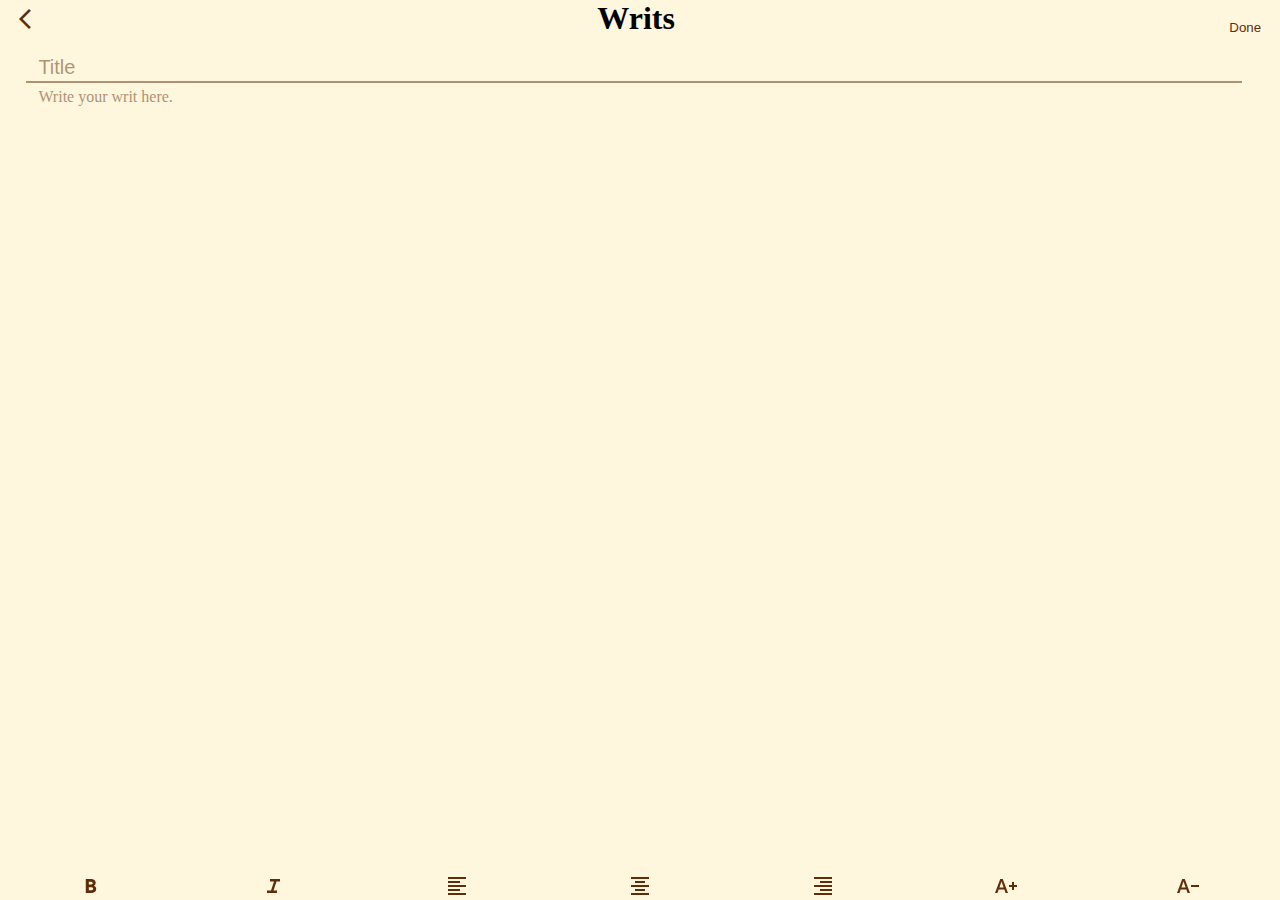
<file: compose.html>
<!DOCTYPE html>
<html lang="en">
<head>
    <meta charset="UTF-8">
    <meta http-equiv="X-UA-Compatible" content="IE=edge">
    <meta name="viewport" content="width=device-width, height=device-height, initial-scale=1.0">
    <title>home</title>
    <link rel="stylesheet" href="compose.css">
    <!-- jQuery CDN -->
    <script src="https://ajax.googleapis.com/ajax/libs/jquery/3.6.0/jquery.min.js"></script>
    
    <!-- Google Icons -->
    <link rel="stylesheet" href="https://fonts.googleapis.com/css2?family=Material+Symbols+Outlined:opsz,wght,FILL,GRAD@48,200,0,0" />
</head>
<body>
    <div id="Compose">
        <div class="header">
            <button  class="back-arrow material-symbols-outlined">arrow_back_ios</button>
            <h1>Writs</h1> 
            <button for class="Done-button" onclick="SubmitWrit()" type="submit">Done</button>
            
        </div>
        <form class="Editor">
            <input class="title" placeholder="Title" type="text">
            <div class="content" contenteditable="true" placeholder="Write your writ here." name="" id=""></div> <!--change div to textarea-->
        </form> 
        <div class="tool-bar">
            <button class="Bold btn material-symbols-outlined" data-element="bold">format_bold </button>
            <button class="Italic btn material-symbols-outlined" data-element="italic">format_italic</button>
            <button class="Align-left btn material-symbols-outlined" data-element="justifyLeft">format_align_left</button>
            <button class="Align-center btn material-symbols-outlined" data-element="justifyCenter">format_align_center</button>
            <button class="Align-right btn material-symbols-outlined" data-element="justifyRight">format_align_right</button>
            <button class="TextSizePlus btn material-symbols-outlined" data-element="increaseFontSize">text_increase</button>
            <button class="TextSizeMinus btn material-symbols-outlined" data-element="decreaseFontSize">text_decrease</button>
        </div>
        <script src="compose.js"></script>
    </div>
</body>
</html>
</file>
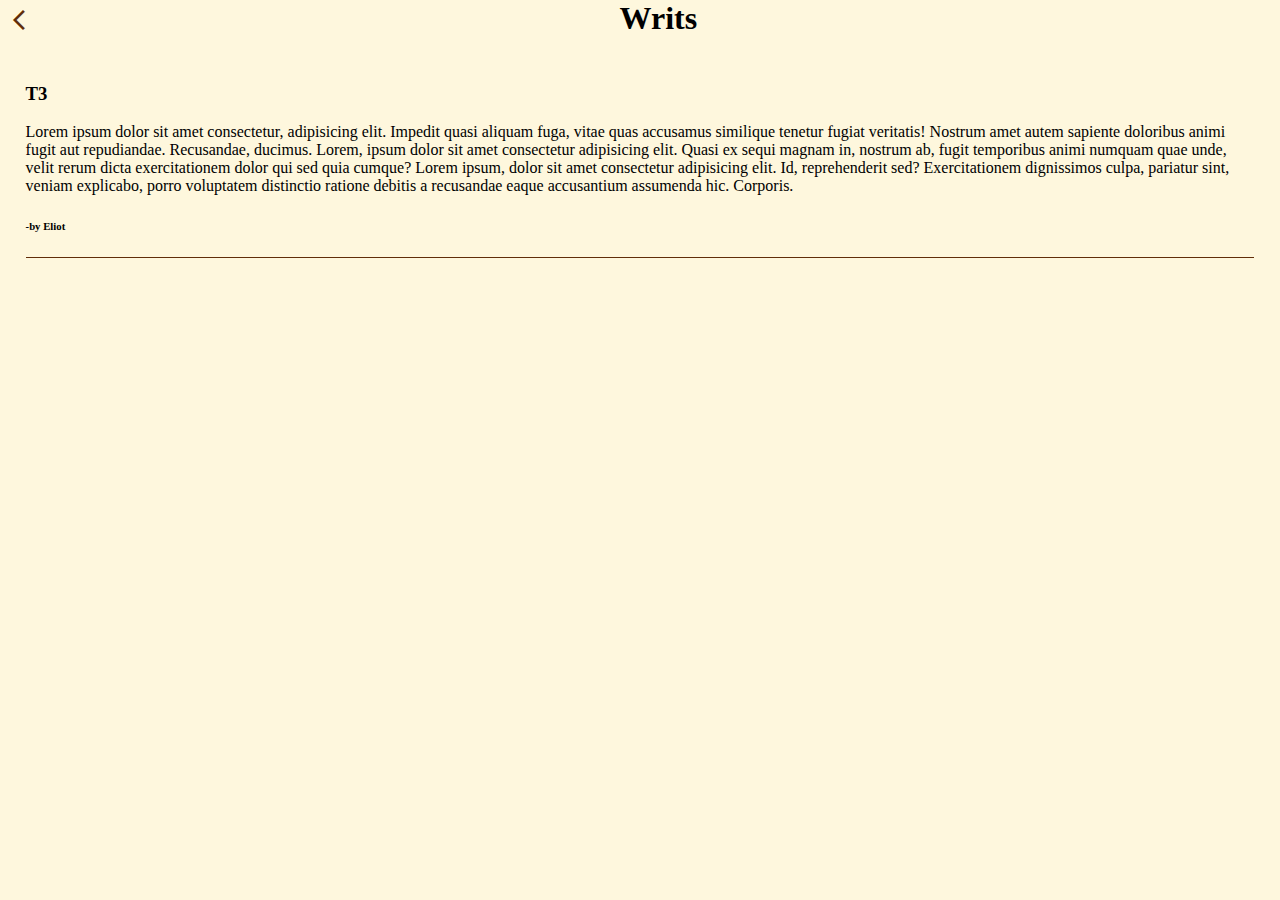
<file: writ.html>
<!DOCTYPE html>
<html lang="en">
<head>
    <meta charset="UTF-8">
    <meta http-equiv="X-UA-Compatible" content="IE=edge">
    <meta name="viewport" content="width=device-width, initial-scale=1.0, height=device-height">
    <title>Writ</title>
    <link rel="stylesheet" href="writ.css">
    <link rel="stylesheet" href="https://fonts.googleapis.com/css2?family=Material+Symbols+Outlined:opsz,wght,FILL,GRAD@48,200,0,0" />
</head>
<body>
    <div class="header">
        <a href="javascript:history.back()" class="back-arrow material-symbols-outlined">arrow_back_ios</a>
        <h1>Writs</h1>
    </div>
    <div class="writ">
        <h3 class="Title">T3</h3>
        <div class="content"> Lorem ipsum dolor sit amet consectetur, adipisicing elit. Impedit quasi aliquam fuga, vitae quas accusamus similique tenetur fugiat veritatis! Nostrum amet autem sapiente doloribus animi fugit aut repudiandae. Recusandae, ducimus. Lorem, ipsum dolor sit amet consectetur adipisicing elit. Quasi ex sequi magnam in, nostrum ab, fugit temporibus animi numquam quae unde, velit rerum dicta exercitationem dolor qui sed quia cumque? Lorem ipsum, dolor sit amet consectetur adipisicing elit. Id, reprehenderit sed? Exercitationem dignissimos culpa, pariatur sint, veniam explicabo, porro voluptatem distinctio ratione debitis a recusandae eaque accusantium assumenda hic. Corporis.</div>
        <h6 class="author">-by Eliot</h6>
        <hr style="background: #612D08; border: #612D08; height: 0.1px; ">
    </div>
</body>
</html>
</file>
<file: index.css>
:root {
    --background: #FEF7DD;
    --texture: rgb(80, 178, 80);
}

.material-symbols-outlined{
    color: #612D08;
}


/*################################## home.style ########################################*/

body{
    background-color: var(--background);
    padding: 0;
    margin: 0;
    width: 100%;
}

.header{
    display: inline-flex;
    text-align: center;
    background-color: var(--background);
    margin: 0;
    position: fixed;
    top: 0;
    width: 100%;
    height: fit-content;
    justify-content: space-between;
}
.header h1{
    display: inline;
    color: #612D08;
    margin: 0;
}

.messages-module{
    transform: rotate(-45deg);
}

.writs-container{
    display: grid;
    gap: 0;
    grid-template-columns: repeat(auto-fill, minmax(500px, 1fr));
    padding: 1.5rem 0.5rem;
}
@media only screen and (max-width: 600px) {
    .writs-container{
        display: grid;
        grid-template-columns: repeat(auto-fill, minmax(380px, 1fr));
        gap: 0;
        padding: 1.5rem 0.5rem;
    }
  }


  /* ######################################################### Writ ################################################################ */


.writ{
    padding: 2vw;
    padding-bottom: 0;
    max-height: 400px;
    margin: 0 10px;
    background-color: var(--background);
}

.writ:fullscreen{
    padding: 0;
    overflow: scroll;
}
.writ-container{
    background-color: var(--background);
}

.writ .header{
    display: none;
}

.writ:fullscreen .header{
    display: flex;
}

.writ:fullscreen .Title{
    display: none;
}

.writ:fullscreen .content{
    margin-top: 3rem;
    padding: 0 2vw;
    overflow-wrap: break-word;
    hyphens:auto;
}

.writ:not(:fullscreen) .content{
    display: -webkit-box;
    -webkit-box-orient: vertical;
    -webkit-line-clamp: 12;
    overflow-y:scroll;
    overflow-wrap: break-word;
    hyphens:auto;
}

.content-footer{
    padding: 0;
    display: inline-flex;
    flex-direction:row-reverse;
    width: -webkit-fill-available;
    width: -moz-available;;
    align-items: center;
    background-color: var(--background);
}

.writ:fullscreen .content-footer{
    padding: 0 2vw;
    position: sticky;
    top: 2rem;
}

.writ .author-picture{
    height: 40px;
    width: 40px;
    margin:0 0.5rem 0 0;
    border-radius: 100%;
}

.writ .ago{
    font-size: x-small;

}

.writ writ-info{
    margin-right: auto;
}

.author{
    margin: 0;
    margin-right: auto;
}

.writ:not(:fullscreen) .comment-button{
    display: none;
}
.comment-button{
    padding: 6px 6px 0 6px;
}

.like-button{
    padding: 3px 5px 0 6px ;
}

.promote-button{
    
}

.writ:fullscreen hr{
    display: none;
}

.writ:not(:fullscreen) .engagement-status{
    display: none;
}

.engagement-bar{
    display: inline-flex;
    width: 96%;
    align-items: center;
    border-top: 1px solid #612D08;
    border-bottom: 1px solid #612D08;
    margin: 0.5rem 2%;
}

.engagement-bar img{
    height: 30px;
    width: 30px;
    border-radius: 100%;
    margin: 0.1rem;
    pointer-events:none;
} 

.engagement-bar .no-of-engagements{
    margin-left: auto;
    pointer-events:none
}

.engagement-status .head{
    display: none;
    width: 96%;
    margin: 0.5rem 2%;
    align-items: center;
    border-top: 1px solid #612D08;
    margin-top: 1%;
}

.engagement-status .head button{
    margin-left: auto;
}

.info-tile-container{
    overflow: scroll;
    min-height: fit-content;
    max-height: 50vh;
    border-bottom: 1px solid #612D08;
    width: 96%;
    margin: 0 2%;
    transition: height 1s ease;
    height: 50vh;
    display: none;
}

.engagement-status h4{
    margin: 0;
}

.info-tile{
    display: inline-flex;
    align-items: center;
    width: 98%;
    padding: 1rem 1%;
}

.info-tile img{
    width: 30px;
    height: 30px;
    border-radius: 100%;
    margin-right: 0.5rem;
}

.info-tile ago{
    font-size: x-small;
    margin-left: auto;
    margin-right: 3%;
}

.writ:not(:fullscreen)
.comment-section-container{
    display: none;
}

.comment-section{
    padding: 0 0.5rem;
    display: none;   
}

.comments-container{
    height:100vh;
    overflow: scroll;
}

.comments-container .self{
    background-color: var(--texture);
    border-radius: 3rem 0;
    padding: 1rem;
    width: fit-content;
    max-width: 70%;
    margin: 1rem 0;
    margin-left: auto;
}

.comments-container .others{
    background-color: #be7642;
    border-radius: 0 3rem;
    padding: 1rem;
    max-width: 70%;
    width: fit-content;
    margin: 1rem 0;
    margin-right: auto;
}

.input-comment{
    display: inline-flex;
    flex-direction: row;
    justify-content: center;
    width: 100%;
    position: sticky;
    bottom: 2px;
    background-color: transparent;
}

.input-comment .comment{
    border: 1px solid #612D08;
    border-radius: 20px;
    width:inherit;
    height: fill ;
    background-color: var(--background);
}

.input-comment button{
    background-color: transparent;
}

.nav-bar{
    position: fixed;
    bottom: 0;
    width: 100%;
    background-color: var(--background);
    display: inline-flex;
    justify-content: space-around;
    height: fit-content;
    overflow: visible;
    align-self: center;
    padding-top: 5px;
    padding-bottom: 5px;
}


a{
    color: inherit;
    text-decoration: none;
}

button{
    border: 0;
    background-color: var(--background);
    color: #612D08;
}

/* to hide the scrollbar */
::-webkit-scrollbar{
    display: none; /* for chrome and safari */
    -ms-overflow-style: none;  /* Internet Explorer 10+ */
    scrollbar-width: none;  /* Firefox */
}



/*################################## Compose.style ########################################*/

#compose{
    width:100%; 
    background-color: var(--background); 
    height: 100%; 
    position: fixed; 
    z-index: 0; 
    overflow-y: scroll;
}


#compose .header{
    display: inline-block;
    text-align: center;
    background-color: var(--background);
    margin: 0;
    position: fixed;
    top: 0;
    width: 100%;
    height: fit-content;
}

#compose .header > h1{
    margin-top: 0;
    margin-bottom: 0;
    padding: 0;
}

#compose .back-arrow{
    float: left;
    margin-left: 1vw;
    margin-top: 1vh;
    background-color: var(--background);
}
#compose .Done-button{
    float: right;
    margin-right: 1vw;
    margin-top: 2vh;
}

#compose .Editor{
    display: flex;
    flex-direction: column;
    grid-row-gap:0;
    background-color: var(--background);
    margin-left: 2vw;
    margin-right: 2vw;
    height: 80%;
    width: 95vw;
    position: fixed;
    bottom: 24px;
    top:2.5em;

}

#compose .title{
    height: 2rem;
    border-top: 0; border-left: 0; border-right: 0;
    background-color: var(--background);
    padding-left: 1vw;
    padding-bottom: 0;
    font-size: x-large;
    border-color: rgb(97, 45, 8, 0.5);
    margin-bottom: 5px;
    
}

#compose .content{
    box-sizing: content-box;
    resize: none;
    height: 100%;
    width: 97%;
    padding-left: 1vw;
    background-color: var(--background);
    border: none;
    font-size: 1rem;
    overflow: scroll;
}

#compose .title::placeholder {
    color: rgb(97, 45, 8, 0.5);
    font-size:smaller;
    vertical-align: bottom;
  }



/* textarea::placeholder */
#compose .content:empty::before {
    content: 'Write your writ here.';
    color: #612D08;
    opacity: 0.5;
    vertical-align: top;
    margin: 0;
    padding-top: 0;
  }
    
#compose input:focus{
    outline: none;
    padding-left: 1vw;
    font-size: x-large;
}

#compose .content:focus{
    outline: none;
    padding-left: 1vw;
}

#compose .tool-bar{
    position: fixed;
    bottom: 1px;
    width: 100%;
    background-color: var(--background);
    display: inline-flex;
    justify-content: space-around;
    height: fit-content;
    overflow: visible;
    align-self: center;
}

#compose button{
    border: 0;
    background-color: transparent;
    color: #612D08;
}

#compose .tool-bar button:focus{
    transform: scale(2) translate(0, -4px);
}

#compose a{
    text-decoration: none;
    color: #612D08;
}

/* ################################################ Search ########################################################## */

#search{
    width:0;
    background-color: var(--background);
    position: fixed;
    height: 100%;
    z-index: 0;
    transition: width 0.5s;

    border-right: 1px solid #612D08;
    border-radius: 5px;
    overflow: scroll;
}

#search .head{
    display: inline-flex;
    width: 98%;
    background-color: var(--background);
    padding: 1%;
    padding-bottom: -1rem;
}

#search .head input{
    width: 80%;
    background-color: var(--background);
    border: none;
    font-size: small;
    color: #612D08;
    background-color: var(--background);
}

#search .head input:focus{
    outline: none;
    font-size: small;
    color: #612D08;
    background-color: var(--background);
}

.searchCategory{
    width: 100%;
    display: inline-flex;
    flex-direction: row;
    justify-content: space-around;
    background-color: var(--background);
    padding-top: -1rem;
    margin-top: -0.5rem;
}

.search-field-container{
    position: sticky;
    top:0;
}

.writ-search-button,
.writer-search-button{
    width: 40%;
}


.writ-search-button:focus,
.writer-search-button:focus{
    width: 40%;
    border-bottom: 1px solid #612D08;
}

.writs-results, .writers-results{
    display: none;
}

#search input[type="search"]::-webkit-search-cancel-button {
    -webkit-appearance: none;
    height: 24px;
    width: 24px;
    margin-left: .4em;
    background-image: url("data:image/svg+xml;utf8,<svg xmlns='http://www.w3.org/2000/svg' viewBox='0 0 24 24' fill='%23777'><path d='M19 6.41L17.59 5 12 10.59 6.41 5 5 6.41 10.59 12 5 17.59 6.41 19 12 13.41 17.59 19 19 17.59 13.41 12z'/></svg>");
    cursor: pointer;
  }

.profile-others{
    display: inline-flex;
    padding: 0.5rem 0 0.5rem 0;
    align-items: center;
    width: 90%;
    margin: 0 3%;
    background-color: var(--background);
}

.subscribe-button{
    margin-left: auto;
    padding: 0.2rem 0.5rem;
    border-radius: 10px;
    border: 1px solid #612D08;
}

#search .pen-name, #search .number-of-readers{
    margin-left: 0;
}

.result-container{
    width: 100%;
    background-color: var(--background);
    margin-bottom: 1px;
}


/* ##################################################### Collection ################################################## */

#collection{
    width:100%; 
    background-color: var(--background); 
    height: 100%; 
    position: fixed; 
    z-index: 0; 
    overflow-y: scroll;
}

.collections{
    margin: 1rem;
    margin-top: 2rem;
    display: grid;
    row-gap: 4rem;
    column-gap: 2rem;
    grid-template-columns: repeat(auto-fill, minmax(9rem, 2fr));
    padding: 1rem ;
}

.collectum{
    max-height: 9rem;
    min-height: 9rem;
    max-width: 9rem;
    min-width: 9rem;
}

.collectum-name{
    margin: 0;
    margin-top: auto;
    margin-left: 0.1rem;
    color: #612D08;
    width: 7rem;
    overflow-wrap:break-word;
}
.thumbnail{
    height:100%;
    width: 100%;
}

/* ##################################################### Profile ################################################## */

#profile{
    width:100%;
    background-color: var(--background);
    position: fixed;
    height: 100%;
    z-index: 0;
    overflow-y: scroll;
}

.profile-container{
    background-color: var(--background);
    position: -webkit-sticky; /* Safari */
    position: sticky;
    top: 1rem;
    
}

.profile{
    display: inline-flex;
    padding: 1rem 0 0 0;
    align-items: center;
    width: 90%;
    margin: 0 3%;
    background-color: var(--background);
}

#profile .profile-picture{
    height: 5rem;
    width: 5rem;
    border-radius: 100%;
}

.pen-name{
    margin: 0 0.5rem;
}

.number-of-readers{
    margin: 0 0.5rem;
    font-size: smaller;
}

.edit-button{
    margin-left: auto;
    padding: 0.2rem 0.5rem;
    border-radius: 10px;
    border: 1px solid #612D08;
}

.edit-button:hover{
    background-color: var(--texture);
}

.bio{
    margin: 0 3.5%;
    border-bottom: 1px solid #612D08;
    font-size: small;
}

@media only screen and (max-width: 600px) {
    .bio{
        font-size: 0.5rem;
    }
  }


/* ##################################################### Notification ################################################## */

#notification{
    width:100%;
    background-color:#0000003b;
    position: fixed;
    height: 100%;
    z-index: 0;
    right: 0;
}

.notifications{
    border: 1px solid #612D08;
    border-radius: 10px;
    width: 30% ;
    height: 30rem;
    position: fixed;
    margin-left: 55%;
    margin-right: 15%;
    bottom: 2.5rem;
    background-color: var(--background);
    overflow: scroll;
}

@media only screen and (max-width: 600px) {
    .notifications{
        width:100%;
        background-color: var(--background);
        position: fixed;
        height: 100%;
        z-index: 0;
        right: 0;
        margin: 0;
        bottom: 2rem;
        top: 0;
        overflow: scroll;
        border: none;
        border-radius: 0;
    }
    
  }

.header-notification{
    width: 98%;
    margin: 0;
    padding: 1%;
    align-items: center;
    height: fit-content;
    display: inline-flex;
    flex-direction: row;
    position: sticky;
    top: 0;
    background-color: var(--background);

}

.header-notification h4{
    margin: 0;
}

.header-notification > .search{
    margin-left: auto;
}

.notification-container{
    overflow: scr;
}

.notification{
    width: 100%;
    align-items: center;
    display: inline-flex;
    flex-direction: row;
}

.others-profile-picture{
    height: 2rem;
    width: 2rem;
    margin: 0.5rem;
    border-radius: 100%;
}

.notification  .ago{
    font-size: xx-small;
    margin-left: auto;
    margin-right: 1rem;
}


/* ############################################### Messages ############################################## */

#messages{
    border: 1px solid #612D08;
    width:0;
    background-color: var(--background);
    position: fixed;
    height: 100%;
    z-index: 0;
    transition: width 0.5s;
    right: 0;
    overflow: scroll;
}

#messages .header{
    width: 38%;
    margin: 0;
    padding: 1%;
    align-items: center;
    height: 1rem;
    display: inline-flex;
    flex-direction: row;
    position: fixed;
    top: 0;
    background-color: var(--background);
}

#messages .header h4{
    margin:0;
}

.communiques{
    width: 100%;
    display:none ;
    overflow: scroll;
}

.inbox{
    width:100% ;
    display: ;
    overflow: scroll;
}

.inbox .profile-picture{
    width: 30px;
    height: 30px;
    border-radius: 100%;
    margin: 0.5rem;
}

#messages .inbox .user{
    display: inline-flex;
    flex-direction: row;
    align-items: center;
    width: 100%;
}

#messages .user .ago{
    font-size: xx-small;
    margin: 1em;
}
#messages .inbox{
    overflow: scroll;
}
#messages .inbox .user-list{
    overflow: scroll;
    margin-top: 3rem;
}

#messages .inbox .user-list h5{
    margin: 0;
}

#messages .inbox .user-list p{
    margin: 0;
    font-size:x-small;
    display: -webkit-box;
    -webkit-box-orient: vertical;
    -webkit-line-clamp: 2;
    overflow: hidden;
}

#messages .inbox .user hr{
    float: bottom;
}

.communiques .send{
    position: fixed;
    bottom: 0.2rem;
    width: 39%;
    padding-left: 1%;
    background-color: transparent;
    display: inline-flex;
    flex-direction: row;
    justify-content:space-evenly;
}

.communiques .messages{
    background-color: var(--background);
    height: 90%;
    width: 94%;
    margin: 0 3%;
    padding-top: 1.5rem;
    padding-bottom: 3rem;
    overflow: scroll;
    font-size: small;
}

.communiques .sent{
    background-color: var(--texture);
    border-radius: 3rem 0;
    padding: 1rem;
    width: fit-content;
    max-width: 70%;
    margin: 1rem 0;
    margin-left: auto;
}

.communiques .received{
    background-color: #be7642;
    border-radius: 0 3rem;
    padding: 1rem;
    max-width: 70%;
    width: fit-content;
    margin: 1rem 0;
    margin-right: auto;
}

.communiques .message{
    width:90%;
    border: 1px solid #612D08;
    border-radius: 20px;
    background-color: var(--background);
}

.communiques .send-button{
    border-radius: 100%;
}

@media only screen and (max-width: 600px){
    .communiques .send{
        width: 100%;
    }

    #messages .header{
        width: 100%;
    }

    .communiques .messages{
        font-size: x-small;
    }
    
}
</file>
<file: compose.css>
body{
    margin: 0;
    height: 100vh;
    background-color: #FEF7DD;
    /* margin-bottom: 24px; */
}

.header{
    

    display: inline-flex;
    text-align: center;
    background-color: #FEF7DD;
    margin: 0;
    position: fixed;
    top: 0;
    width: 100%;
    height: fit-content;
    /* align-items: stretch; */
    justify-content: space-between;
}

.header > h1{
    margin-top: 0;
    margin-bottom: 0;
}

.back-arrow{
    /* float: left; */
     margin-left: 1vw; 
    /* background-color: #FEF7DD; */
    
}
.Done-button{
    float: right;
    margin-right: 1vw;
    margin-top: 2vh;
}

.Editor{
    display: flex;
    flex-direction: column;
    grid-row-gap:0;
    background-color: #FEF7DD;
    margin: 2vw;
    height: 80%;
    width: 95vw;
    position: fixed;
    bottom: 24px;
    top: 24px;

}

.title{
    height: 2rem;
    border-top: 0; border-left: 0; border-right: 0;
    background-color: #FEF7DD;
    padding-left: 1vw;
    padding-bottom: 0;
    font-size: x-large;
    border-color: rgb(97, 45, 8, 0.5);
    margin-bottom: 5px;
    
}

.content{
    box-sizing: content-box;
    resize: none;
    height: 100%;
    width: 97%;
    padding-left: 1vw;
    background-color: #FEF7DD;
    border: none;
    font-size: 1rem;
    overflow: scroll;
}

/* to hide the scrollbar */
::-webkit-scrollbar{
    display: none; /* for chrome and safari */
    -ms-overflow-style: none;  /* Internet Explorer 10+ */
    scrollbar-width: none;  /* Firefox */
}

.title::placeholder {
    color: rgb(97, 45, 8, 0.5);
    font-size:smaller;
    vertical-align: bottom;
  }



/* textarea::placeholder */
.content:empty::before {
    content: 'Write your writ here.';
    color: #612D08;
    opacity: 0.5;
    vertical-align: top;
    margin: 0;
    padding-top: 0;
  }
    
input:focus{
    outline: none;
    padding-left: 1vw;
    font-size: x-large;
}

.content:focus{
    outline: none;
    padding-left: 1vw;
}

.tool-bar{
    position: fixed;
    bottom: 1px;
    width: 100%;
    background-color: #FEF7DD;
    display: inline-flex;
    justify-content: space-around;
    height: fit-content;
    overflow: visible;
    align-self: center;
}

button{
    border: 0;
    background-color: transparent;
    color: #612D08;
}

.tool-bar button:focus{
    transform: scale(2) translate(0, -4px);
}

a{
    text-decoration: none;
    color: #612D08;
}
</file>
<file: writ.css>
body{
    margin: 0;
    background-color: #FEF7DD;
}

.header{
    display: inline;
    text-align: center;
    background-color: #FEF7DD;
    margin: 0;
    position: fixed;
    top: 0;
    width: 100%;
    height: fit-content;
}

.header h1{
    margin-top: 0;
    margin-bottom: 0;
}

.back-arrow{
    float: left;
    margin-top: 0.5rem;
    margin-left: 1vw;
    text-decoration: none;
    color: #612D08;
}

.writ{
    padding: 2vw;
    padding-top: 5vw;
    padding-bottom: 0;
}
</file>
